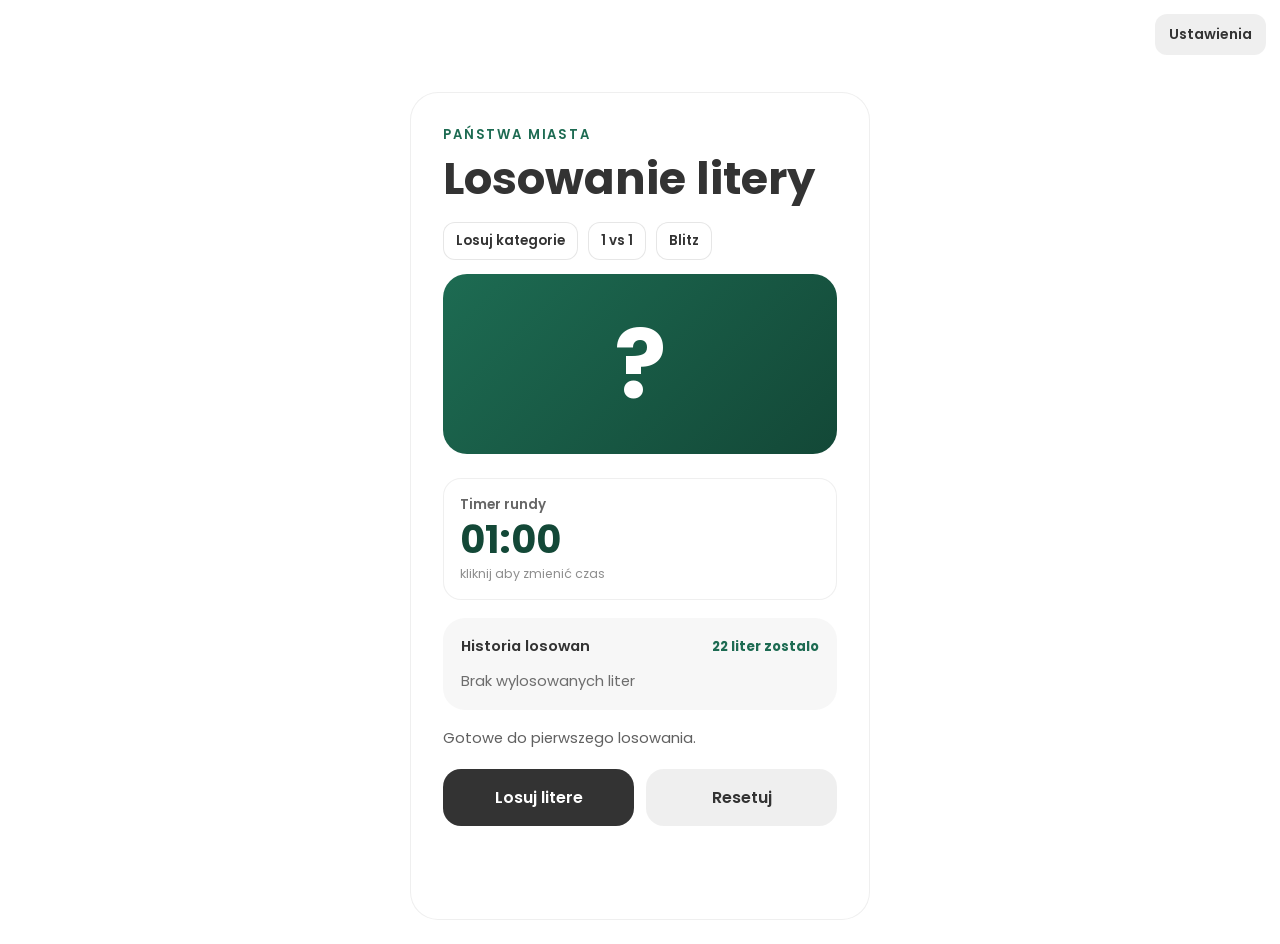
<file: index.html>
<!DOCTYPE html>
<html lang="pl">
<head>
    <meta charset="UTF-8">
    <meta name="viewport" content="width=device-width, initial-scale=1.0">
    <title>Państwa Miasta Online - Losowanie Litery i Kategorie do Gry</title>
    <meta name="description" content="Darmowe losowanie litery do gry Państwa Miasta. Szybkie losowanie bez powtórzeń, historia wyników, skróty klawiaturowe i ustawienia gry.">
    <link rel="preconnect" href="https://fonts.googleapis.com">
    <link rel="preconnect" href="https://fonts.gstatic.com" crossorigin>
    <link href="https://fonts.googleapis.com/css2?family=Poppins:wght@400;500;600;700&display=swap" rel="stylesheet">
    <link rel="icon" type="image/svg+xml" href="assets/favicon.svg">
    <link rel="stylesheet" href="styles/main.css">
</head>
<body>
    <div class="floating-options" id="floatingOptions">
        <button id="optionsButton" type="button" class="button-secondary button-option" aria-expanded="false" aria-controls="optionsPanel">Ustawienia</button>

        <div class="options-panel" id="optionsPanel" aria-hidden="true">
            <label class="option-row" for="excludeYVOption">
                <input id="excludeYVOption" type="checkbox">
                <span>Graj bez Y, V, X, Q</span>
            </label>
            <label class="option-row" for="soundOffOption">
                <input id="soundOffOption" type="checkbox">
                <span>Wylacz dzwiek</span>
            </label>
        </div>
    </div>

    <main class="app">
        <section class="card">
            <p class="eyebrow">Państwa Miasta</p>
            <h1>Losowanie litery</h1>
            <div class="nav-links">
                <a class="small-nav" href="modes/category-draw.html">Losuj kategorie</a>
                <a class="small-nav" href="modes/1-vs-1.html">1 vs 1</a>
                <a class="small-nav" href="modes/blitz.html">Blitz</a>
            </div>

            <div class="letter-box" id="letterBox">?</div>

            <div class="timer-panel" id="timerPanel">
                <p class="timer-label">Timer rundy</p>
                <p class="timer-display" id="timerDisplay">01:00</p>
                <p class="timer-hint" id="timerHint">kliknij aby zmienić czas</p>
            </div>

            <div class="history">
                <div class="history-header">
                    <span>Historia losowan</span>
                    <strong id="remainingCount">26 liter zostalo</strong>
                </div>
                <div class="history-list" id="historyList">
                    <span class="history-empty">Brak wylosowanych liter</span>
                </div>
            </div>

            <p class="status" id="statusMessage">Gotowe do pierwszego losowania.</p>

            <div class="actions">
                <button id="drawButton" type="button">Losuj litere</button>
                <button id="resetButton" type="button" class="button-secondary">Resetuj</button>
            </div>
        </section>
    </main>

    <script src="scripts/letter-draw.js"></script>
</body>
</html>
</file>
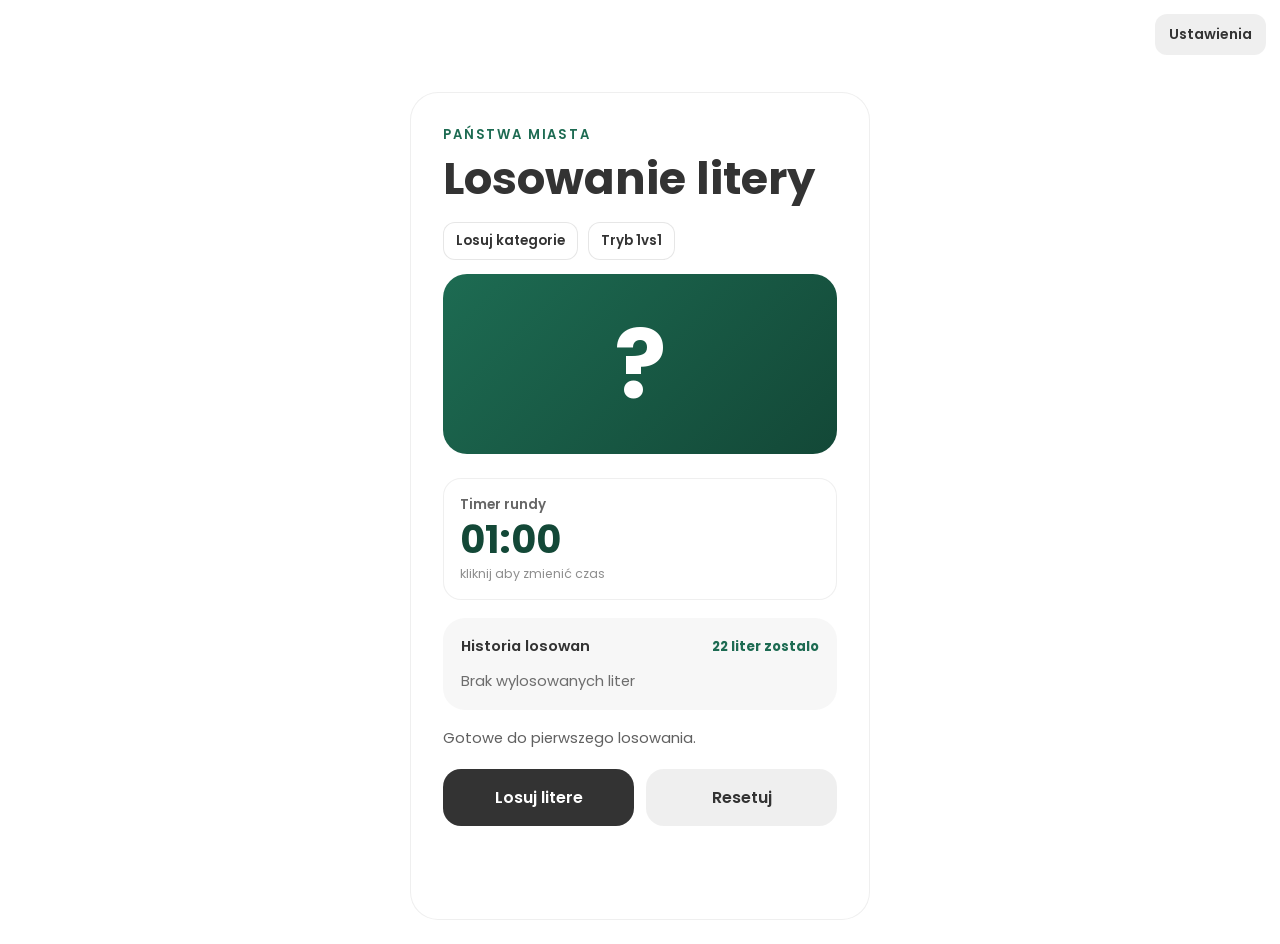
<file: backup-2026-03-21-before-race-mode/index.html>
<!DOCTYPE html>
<html lang="pl">
<head>
    <meta charset="UTF-8">
    <meta name="viewport" content="width=device-width, initial-scale=1.0">
    <title>Państwa Miasta Online - Losowanie Litery i Kategorie do Gry</title>
    <meta name="description" content="Darmowe losowanie litery do gry Państwa Miasta. Szybkie losowanie bez powtórzeń, historia wyników, skróty klawiaturowe i ustawienia gry.">
    <link rel="preconnect" href="https://fonts.googleapis.com">
    <link rel="preconnect" href="https://fonts.gstatic.com" crossorigin>
    <link href="https://fonts.googleapis.com/css2?family=Poppins:wght@400;500;600;700&display=swap" rel="stylesheet">
    <link rel="icon" type="image/svg+xml" href="favicon.svg">
    <link rel="stylesheet" href="style.css">
</head>
<body>
    <div class="floating-options" id="floatingOptions">
        <button id="optionsButton" type="button" class="button-secondary button-option" aria-expanded="false" aria-controls="optionsPanel">Ustawienia</button>

        <div class="options-panel" id="optionsPanel" aria-hidden="true">
            <label class="option-row" for="excludeYVOption">
                <input id="excludeYVOption" type="checkbox">
                <span>Graj bez Y, V, X, Q</span>
            </label>
            <label class="option-row" for="soundOffOption">
                <input id="soundOffOption" type="checkbox">
                <span>Wylacz dzwiek</span>
            </label>
        </div>
    </div>

    <main class="app">
        <section class="card">
            <p class="eyebrow">Państwa Miasta</p>
            <h1>Losowanie litery</h1>
            <div class="nav-links">
                <a class="small-nav" href="kategorie.html">Losuj kategorie</a>
                <a class="small-nav" href="1vs1.html">Tryb 1vs1</a>
            </div>

            <div class="letter-box" id="letterBox">?</div>

            <div class="timer-panel" id="timerPanel">
                <p class="timer-label">Timer rundy</p>
                <p class="timer-display" id="timerDisplay">01:00</p>
                <p class="timer-hint" id="timerHint">kliknij aby zmienić czas</p>
            </div>

            <div class="history">
                <div class="history-header">
                    <span>Historia losowan</span>
                    <strong id="remainingCount">26 liter zostalo</strong>
                </div>
                <div class="history-list" id="historyList">
                    <span class="history-empty">Brak wylosowanych liter</span>
                </div>
            </div>

            <p class="status" id="statusMessage">Gotowe do pierwszego losowania.</p>

            <div class="actions">
                <button id="drawButton" type="button">Losuj litere</button>
                <button id="resetButton" type="button" class="button-secondary">Resetuj</button>
            </div>
        </section>
    </main>

    <script src="script.js"></script>
</body>
</html>
</file>
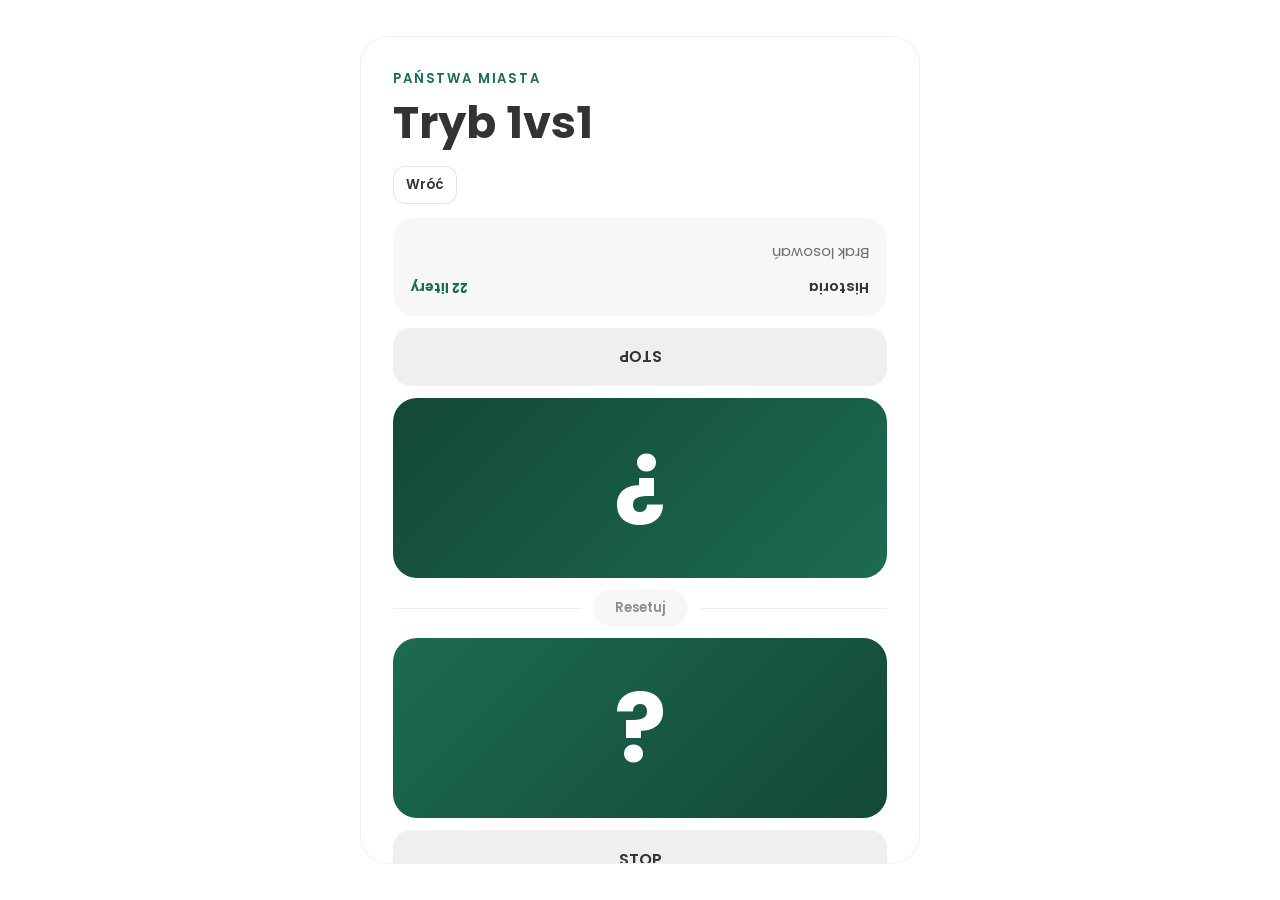
<file: 1vs1.html>
<!DOCTYPE html>
<html lang="pl">
<head>
    <meta charset="UTF-8">
    <meta name="viewport" content="width=device-width, initial-scale=1.0">
    <title>Państwa Miasta 1vs1 - Wspólne Losowanie Litery</title>
    <meta name="description" content="Tryb 1vs1 do gry Państwa Miasta. Wspólne losowanie litery dla dwóch graczy siedzących naprzeciwko siebie.">
    <link rel="preconnect" href="https://fonts.googleapis.com">
    <link rel="preconnect" href="https://fonts.gstatic.com" crossorigin>
    <link href="https://fonts.googleapis.com/css2?family=Poppins:wght@400;500;600;700&display=swap" rel="stylesheet">
    <link rel="icon" type="image/svg+xml" href="favicon.svg">
    <link rel="stylesheet" href="style.css">
</head>
<body>
    <main class="app">
        <section class="card duel-mode-card">
            <p class="eyebrow">Państwa Miasta</p>
            <h1>Tryb 1vs1</h1>
            <a class="small-nav" href="index.html">Wróć</a>

            <div class="duel-board">
                <section class="duel-side duel-side-top" aria-label="Gracz górny">
                    <button id="duelLetterTop" type="button" class="letter-box duel-letter-box">?</button>
                    <button type="button" class="button-secondary duel-stop-button" data-stop-trigger="true">STOP</button>
                    <aside class="history duel-history" aria-label="Historia gracza górnego">
                        <div class="history-header">
                            <span>Historia</span>
                            <strong id="duelRemainingCountLeft">22 litery</strong>
                        </div>
                        <div class="history-list duel-history-list" id="duelHistoryListLeft">
                            <span class="history-empty">Brak losowań</span>
                        </div>
                    </aside>
                </section>

                <div class="duel-divider">
                    <button id="duelResetButton" type="button" class="button-secondary duel-reset-button">Resetuj</button>
                </div>

                <section class="duel-side" aria-label="Gracz dolny">
                    <button id="duelLetterBottom" type="button" class="letter-box duel-letter-box">?</button>
                    <button type="button" class="button-secondary duel-stop-button" data-stop-trigger="true">STOP</button>
                    <aside class="history duel-history" aria-label="Historia gracza dolnego">
                        <div class="history-header">
                            <span>Historia</span>
                            <strong id="duelRemainingCountRight">22 litery</strong>
                        </div>
                        <div class="history-list duel-history-list" id="duelHistoryListRight">
                            <span class="history-empty">Brak losowań</span>
                        </div>
                    </aside>
                </section>
            </div>

            <div class="stop-countdown-pair" id="stopCountdownPair">
                <div class="stop-countdown-box stop-countdown-top" id="stopCountdownTop">10</div>
                <div class="stop-countdown-box stop-countdown-bottom" id="stopCountdownBottom">10</div>
            </div>
        </section>
    </main>

    <script src="1vs1.js"></script>
    <script src="stop-countdown.js"></script>
</body>
</html>
</file>
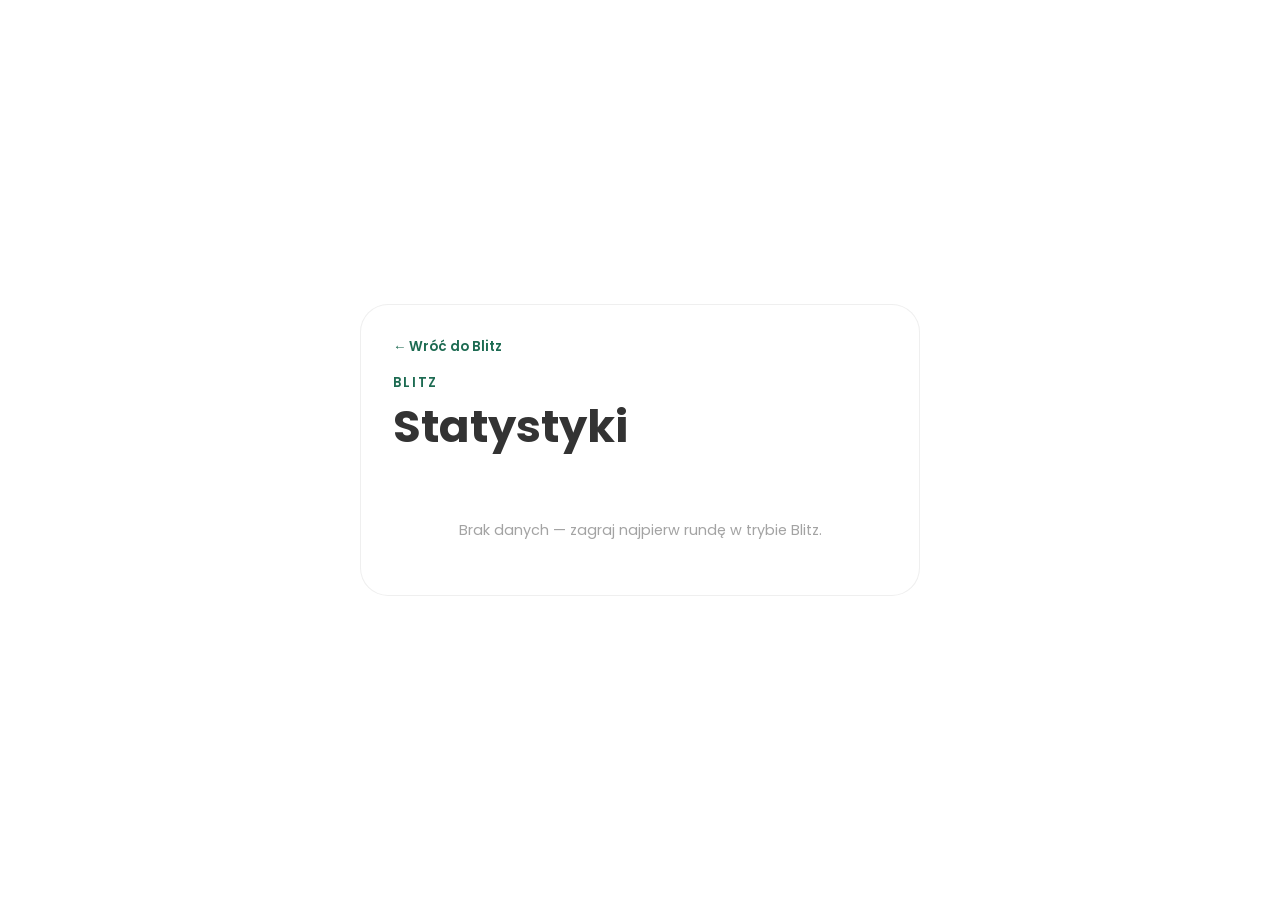
<file: dashboard.html>
<!DOCTYPE html>
<html lang="pl">
<head>
    <meta charset="UTF-8">
    <meta name="viewport" content="width=device-width, initial-scale=1.0">
    <title>Państwa Miasta - Statystyki</title>
    <link rel="preconnect" href="https://fonts.googleapis.com">
    <link rel="preconnect" href="https://fonts.gstatic.com" crossorigin>
    <link href="https://fonts.googleapis.com/css2?family=Poppins:wght@400;500;600;700&display=swap" rel="stylesheet">
    <link rel="icon" type="image/svg+xml" href="assets/favicon.svg">
    <link rel="stylesheet" href="styles/main.css">
    <style>
        .dash-card {
            width: min(100%, 560px);
            min-height: unset;
            max-height: unset;
            overflow: visible;
            display: flex;
            flex-direction: column;
            gap: 24px;
        }

        .dash-back {
            display: inline-flex;
            align-items: center;
            gap: 6px;
            font-size: 0.84rem;
            font-weight: 600;
            color: var(--accent);
            text-decoration: none;
            margin-bottom: -8px;
        }

        .dash-back:hover {
            text-decoration: underline;
        }

        .dash-empty {
            text-align: center;
            color: rgba(51, 51, 51, 0.45);
            font-size: 0.9rem;
            padding: 32px 0 8px;
        }

        /* Score row */
        .dash-scores {
            display: grid;
            grid-template-columns: 1fr auto 1fr;
            align-items: center;
            gap: 12px;
        }

        .dash-score-block {
            display: flex;
            flex-direction: column;
            gap: 4px;
        }

        .dash-score-block:last-child {
            text-align: right;
        }

        .dash-score-name {
            font-size: 0.78rem;
            font-weight: 600;
            letter-spacing: 0.06em;
            text-transform: uppercase;
            color: rgba(51,51,51,0.5);
            white-space: nowrap;
            overflow: hidden;
            text-overflow: ellipsis;
        }

        .dash-score-value {
            font-size: 2.4rem;
            font-weight: 700;
            line-height: 1;
            color: var(--text);
        }

        .dash-score-value.is-winner {
            color: var(--accent);
        }

        .dash-score-sep {
            font-size: 1.5rem;
            font-weight: 700;
            color: rgba(51,51,51,0.2);
            text-align: center;
        }

        .dash-goal {
            text-align: center;
            font-size: 0.78rem;
            color: rgba(51,51,51,0.4);
            margin-top: -8px;
        }

        /* Bar progress */
        .dash-bar-row {
            display: grid;
            gap: 6px;
        }

        .dash-bar-label {
            display: flex;
            justify-content: space-between;
            font-size: 0.8rem;
            font-weight: 600;
            color: rgba(51,51,51,0.55);
        }

        .dash-bar-label span:last-child {
            color: var(--text);
        }

        .dash-bar-track {
            height: 8px;
            border-radius: 8px;
            background: rgba(51,51,51,0.07);
            overflow: hidden;
        }

        .dash-bar-fill {
            height: 100%;
            border-radius: 8px;
            background: var(--accent);
            transition: width 0.6s cubic-bezier(0.4, 0, 0.2, 1);
        }

        .dash-bar-fill.is-bottom {
            background: #e07b2e;
        }

        /* Section heading */
        .dash-section-title {
            font-size: 0.75rem;
            font-weight: 700;
            letter-spacing: 0.1em;
            text-transform: uppercase;
            color: rgba(51,51,51,0.4);
            margin: 0 0 10px;
        }

        /* Stats grid */
        .dash-meta-grid {
            display: grid;
            grid-template-columns: repeat(3, 1fr);
            gap: 10px;
        }

        .dash-meta-item {
            background: rgba(51,51,51,0.04);
            border-radius: 14px;
            padding: 12px 10px;
            display: flex;
            flex-direction: column;
            gap: 2px;
        }

        .dash-meta-label {
            font-size: 0.72rem;
            font-weight: 600;
            color: rgba(51,51,51,0.45);
            text-transform: uppercase;
            letter-spacing: 0.06em;
        }

        .dash-meta-value {
            font-size: 1.35rem;
            font-weight: 700;
            color: var(--text);
        }

        /* Top lists */
        .dash-list {
            display: grid;
            gap: 6px;
        }

        .dash-list-item {
            display: grid;
            grid-template-columns: 1.4rem 1fr auto;
            align-items: center;
            gap: 8px;
            font-size: 0.85rem;
        }

        .dash-list-rank {
            font-size: 0.72rem;
            font-weight: 700;
            color: rgba(51,51,51,0.3);
            text-align: right;
        }

        .dash-list-name {
            white-space: nowrap;
            overflow: hidden;
            text-overflow: ellipsis;
            font-weight: 500;
        }

        .dash-list-count {
            font-weight: 700;
            color: var(--accent);
            font-size: 0.78rem;
        }

        /* Divider */
        .dash-divider {
            height: 1px;
            background: rgba(51,51,51,0.07);
            margin: 0;
        }

        @media (max-width: 480px) {
            .dash-meta-grid {
                grid-template-columns: repeat(2, 1fr);
            }

            .dash-score-value {
                font-size: 1.9rem;
            }
        }
    </style>
</head>
<body>
    <main class="app">
        <section class="card dash-card">
            <a href="modes/blitz.html" class="dash-back">← Wróć do Blitz</a>

            <div>
                <p class="eyebrow">Blitz</p>
                <h1 style="margin-bottom:0">Statystyki</h1>
            </div>

            <div id="dashContent">
                <p class="dash-empty">Brak danych — zagraj najpierw rundę w trybie Blitz.</p>
            </div>
        </section>
    </main>

    <script>
        (function () {
            var raw = localStorage.getItem('panstwa-miasta-blitz-mode');
            var container = document.getElementById('dashContent');

            if (!raw) return;

            var state;
            try { state = JSON.parse(raw); } catch (e) { return; }

            var rounds = Array.isArray(state.rounds) ? state.rounds : [];
            var scores = state.scores || { top: 0, bottom: 0 };
            var names = state.playerNames || { top: 'Gracz górny', bottom: 'Gracz dolny' };
            var ptw = state.pointsToWin || 100;
            var skipped = state.skippedRounds || 0;

            var total = rounds.length;
            var awarded = rounds.filter(function(r){return r.awarded;});
            var topPoints = awarded.filter(function(r){return r.responder==='top';}).length;
            var bottomPoints = awarded.filter(function(r){return r.responder==='bottom';}).length;
            var missed = rounds.filter(function(r){return !r.awarded;}).length;
            var topWinner = scores.top > scores.bottom;
            var bottomWinner = scores.bottom > scores.top;

            // Letter frequency
            var letterMap = {};
            rounds.forEach(function(r){
                if (r.letter) letterMap[r.letter] = (letterMap[r.letter]||0)+1;
            });
            var topLetters = Object.entries(letterMap)
                .sort(function(a,b){return b[1]-a[1];})
                .slice(0,5);

            // Category frequency
            var catMap = {};
            rounds.forEach(function(r){
                if (r.category) catMap[r.category] = (catMap[r.category]||0)+1;
            });
            var topCats = Object.entries(catMap)
                .sort(function(a,b){return b[1]-a[1];})
                .slice(0,5);

            var maxScore = Math.max(scores.top, scores.bottom, 1);

            function bar(pct, isBottom) {
                return '<div class="dash-bar-track"><div class="dash-bar-fill' + (isBottom?' is-bottom':'') + '" style="width:' + pct + '%"></div></div>';
            }

            var html = '';

            // Scores
            html += '<div class="dash-scores">';
            html += '<div class="dash-score-block">';
            html += '<span class="dash-score-name">' + esc(names.top) + '</span>';
            html += '<span class="dash-score-value' + (topWinner?' is-winner':'') + '">' + scores.top + '</span>';
            html += '</div>';
            html += '<div class="dash-score-sep">vs</div>';
            html += '<div class="dash-score-block" style="text-align:right">';
            html += '<span class="dash-score-name">' + esc(names.bottom) + '</span>';
            html += '<span class="dash-score-value' + (bottomWinner?' is-winner':'') + '">' + scores.bottom + '</span>';
            html += '</div>';
            html += '</div>';
            html += '<p class="dash-goal">Cel: ' + ptw + ' pkt</p>';

            // Progress bars
            if (total > 0) {
                html += '<div>';
                html += '<p class="dash-section-title">Postęp</p>';
                html += '<div class="dash-bar-row">';
                html += '<div class="dash-bar-label"><span>' + esc(names.top) + '</span><span>' + scores.top + ' pkt</span></div>';
                html += bar(Math.round((scores.top/ptw)*100), false);
                html += '</div>';
                html += '<div class="dash-bar-row" style="margin-top:10px">';
                html += '<div class="dash-bar-label"><span>' + esc(names.bottom) + '</span><span>' + scores.bottom + ' pkt</span></div>';
                html += bar(Math.round((scores.bottom/ptw)*100), true);
                html += '</div>';
                html += '</div>';

                html += '<div class="dash-divider"></div>';

                // Meta grid
                html += '<div>';
                html += '<p class="dash-section-title">Przebieg gry</p>';
                html += '<div class="dash-meta-grid">';
                html += metaItem('Rundy', total);
                html += metaItem('Punkty', awarded.length);
                html += metaItem('Pominięte', skipped);
                html += metaItem('Bez punktu', missed);
                html += metaItem(esc(names.top) + ' pkt', topPoints);
                html += metaItem(esc(names.bottom) + ' pkt', bottomPoints);
                html += '</div>';
                html += '</div>';
            }

            if (topLetters.length > 0) {
                html += '<div class="dash-divider"></div>';
                html += '<div>';
                html += '<p class="dash-section-title">Najczęstsze litery</p>';
                html += '<div class="dash-list">';
                topLetters.forEach(function(entry, i){
                    html += '<div class="dash-list-item">'
                        + '<span class="dash-list-rank">' + (i+1) + '.</span>'
                        + '<span class="dash-list-name">' + esc(entry[0]) + '</span>'
                        + '<span class="dash-list-count">' + entry[1] + 'x</span>'
                        + '</div>';
                });
                html += '</div>';
                html += '</div>';
            }

            if (topCats.length > 0) {
                html += '<div class="dash-divider"></div>';
                html += '<div>';
                html += '<p class="dash-section-title">Najczęstsze kategorie</p>';
                html += '<div class="dash-list">';
                topCats.forEach(function(entry, i){
                    html += '<div class="dash-list-item">'
                        + '<span class="dash-list-rank">' + (i+1) + '.</span>'
                        + '<span class="dash-list-name">' + esc(entry[0]) + '</span>'
                        + '<span class="dash-list-count">' + entry[1] + 'x</span>'
                        + '</div>';
                });
                html += '</div>';
                html += '</div>';
            }

            container.innerHTML = html;

            function metaItem(label, value) {
                return '<div class="dash-meta-item">'
                    + '<span class="dash-meta-label">' + label + '</span>'
                    + '<span class="dash-meta-value">' + value + '</span>'
                    + '</div>';
            }

            function esc(str) {
                return String(str)
                    .replace(/&/g,'&amp;')
                    .replace(/</g,'&lt;')
                    .replace(/>/g,'&gt;')
                    .replace(/"/g,'&quot;');
            }
        }());
    </script>
</body>
</html>
</file>
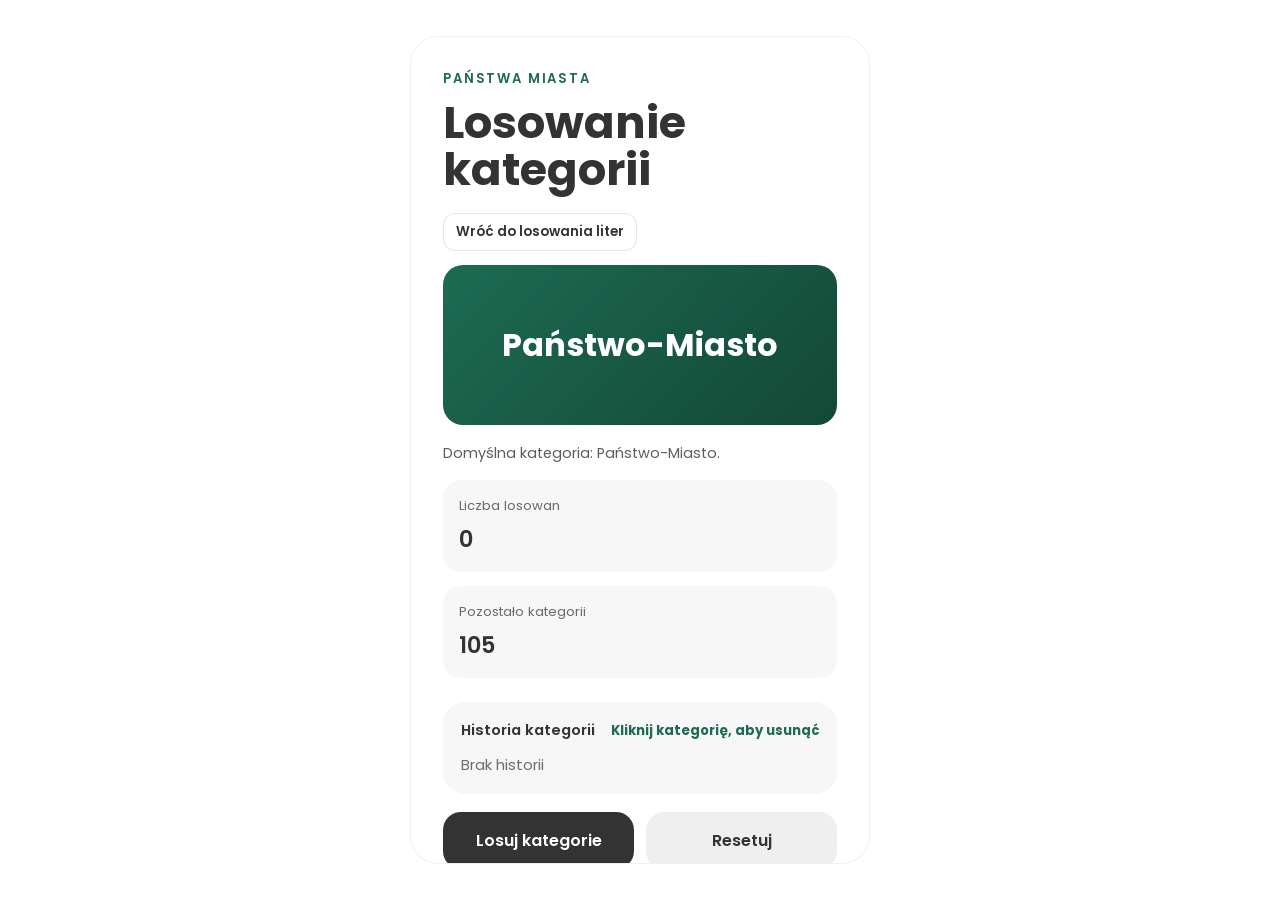
<file: kategorie.html>
<!DOCTYPE html>
<html lang="pl">
<head>
    <meta charset="UTF-8">
    <meta name="viewport" content="width=device-width, initial-scale=1.0">
    <title>Państwa Miasta - Losowanie Kategorii do Gry Online</title>
    <meta name="description" content="Losuj kategorie do gry Państwa Miasta online. Wiele prostych kategorii, historia losowań i szybkie usuwanie kategorii z listy.">
    <link rel="preconnect" href="https://fonts.googleapis.com">
    <link rel="preconnect" href="https://fonts.gstatic.com" crossorigin>
    <link href="https://fonts.googleapis.com/css2?family=Poppins:wght@400;500;600;700&display=swap" rel="stylesheet">
    <link rel="icon" type="image/svg+xml" href="favicon.svg">
    <link rel="stylesheet" href="style.css">
</head>
<body>
    <main class="app">
        <section class="card">
            <p class="eyebrow">Państwa Miasta</p>
            <h1>Losowanie kategorii</h1>
            <a class="small-nav" href="index.html">Wróć do losowania liter</a>

            <div class="category-box" id="categoryBox">Państwo-Miasto</div>
            <p class="category-note" id="categoryInfo">Domyślna kategoria: Państwo-Miasto.</p>

            <div class="meta">
                <div class="meta-item">
                    <span>Liczba losowan</span>
                    <strong id="categoryDrawCount">0</strong>
                </div>
                <div class="meta-item">
                    <span>Pozostało kategorii</span>
                    <strong id="categoryRemainingCount">0</strong>
                </div>
            </div>

            <div class="history">
                <div class="history-header">
                    <span>Historia kategorii</span>
                    <strong>Kliknij kategorię, aby usunąć</strong>
                </div>
                <div class="history-list" id="categoryHistoryList">
                    <span class="history-empty">Brak historii</span>
                </div>
            </div>

            <div class="actions">
                <button id="drawCategoryButton" type="button">Losuj kategorie</button>
                <button id="resetCategoryButton" type="button" class="button-secondary">Resetuj</button>
            </div>
        </section>
    </main>

    <script src="kategorie.js"></script>
</body>
</html>
</file>
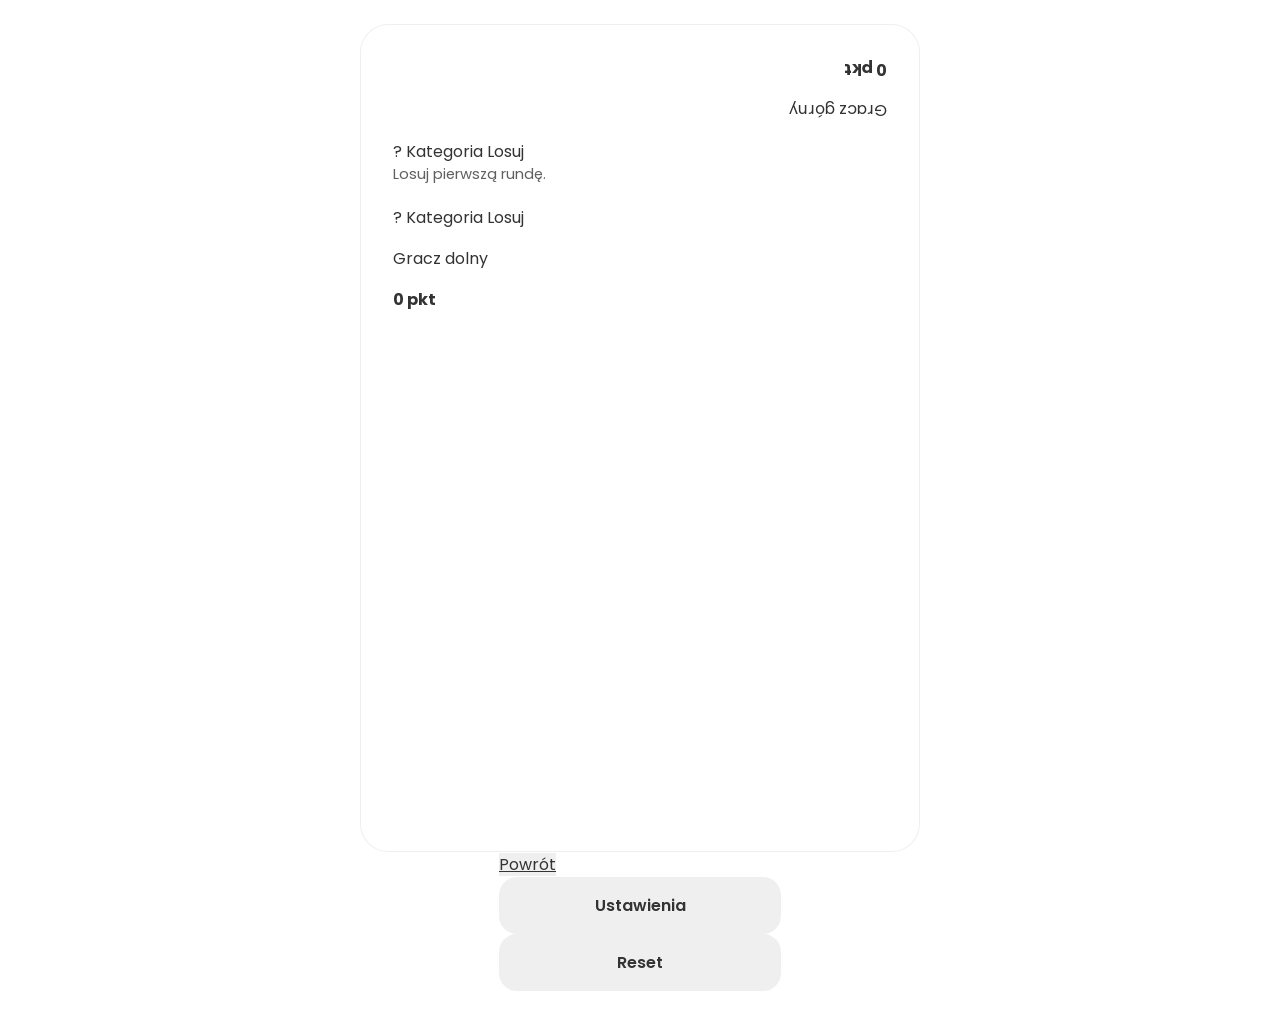
<file: kto-pierwszy.html>
<!DOCTYPE html>
<html lang="pl">
<head>
    <meta charset="UTF-8">
    <meta name="viewport" content="width=device-width, initial-scale=1.0">
    <title>Państwa Miasta - Blitz</title>
    <meta name="description" content="Tryb Blitz do gry Państwa Miasta. Jednoczesne losowanie litery i kategorii, 3 sekundy na odpowiedź i szybka decyzja o punkcie w popupie.">
    <link rel="preconnect" href="https://fonts.googleapis.com">
    <link rel="preconnect" href="https://fonts.gstatic.com" crossorigin>
    <link href="https://fonts.googleapis.com/css2?family=Poppins:wght@400;500;600;700&display=swap" rel="stylesheet">
    <link rel="icon" type="image/svg+xml" href="favicon.svg">
    <link rel="stylesheet" href="style.css">
</head>
<body>
    <main class="app">
        <section class="card duel-mode-card race-mode-card">
            <div class="race-board">
                <section class="duel-side duel-side-top race-side" aria-label="Gracz górny">
                    <div class="race-player-card" id="racePlayerTop">
                        <p class="race-player-label" id="racePlayerLabelTop">Gracz górny</p>
                        <strong class="race-score" id="raceScoreTop">0 pkt</strong>
                        <button id="raceBuzzTop" type="button" class="race-buzz-button">ODPOWIADAM</button>
                    </div>
                </section>

                <section class="race-center" aria-label="Aktualna runda">
                    <div class="drawbox drawbox-mirror" id="drawBoxMirror" role="button" tabindex="0" aria-label="Losowanie rundy">
                        <span class="drawbox-letter" id="drawBoxLetterMirror">?</span>
                        <span class="drawbox-category" id="drawBoxCategoryMirror">Kategoria</span>
                        <span class="drawbox-hint" id="drawBoxHintMirror">Losuj</span>
                    </div>

                    <p class="status race-status" id="raceStatus">Losuj pierwszą rundę.</p>
                    <div class="race-lead-track" aria-label="Pasek prowadzenia">
                        <span class="race-lead-line"></span>
                        <span class="race-lead-dot race-lead-dot-top" id="raceLeadTop"></span>
                        <span class="race-lead-dot race-lead-dot-bottom" id="raceLeadBottom"></span>
                    </div>
                    <button id="skipRoundButton" type="button" class="button-secondary race-skip-button" hidden>Pomiń rundę</button>

                    <div class="drawbox" id="drawBox" role="button" tabindex="0" aria-label="Losowanie rundy">
                        <span class="drawbox-letter" id="drawBoxLetter">?</span>
                        <span class="drawbox-category" id="drawBoxCategory">Kategoria</span>
                        <span class="drawbox-hint" id="drawBoxHint">Losuj</span>
                    </div>
                </section>

                <section class="duel-side race-side" aria-label="Gracz dolny">
                    <div class="race-player-card" id="racePlayerBottom">
                        <p class="race-player-label" id="racePlayerLabelBottom">Gracz dolny</p>
                        <strong class="race-score" id="raceScoreBottom">0 pkt</strong>
                        <button id="raceBuzzBottom" type="button" class="race-buzz-button">ODPOWIADAM</button>
                    </div>
                </section>
            </div>
        </section>

        <div class="race-app-controls">
            <a href="index.html" class="button-secondary race-app-control">Powrót</a>
            <button id="openSettingsButton" type="button" class="button-secondary race-app-control">Ustawienia</button>
            <button id="resetRaceButton" type="button" class="button-secondary race-app-control">Reset</button>
        </div>
    </main>

    <div class="race-modal-backdrop" id="raceModal" hidden>
        <div class="race-modal race-modal-mirror">
            <p class="race-modal-label" id="raceModalLabelMirror">Blitz</p>
            <div class="race-modal-value" id="raceModalValueMirror">3</div>
            <p class="race-modal-text" id="raceModalTextMirror">Gracz odpowiada.</p>
            <div class="race-modal-actions" id="raceModalActionsMirror" hidden>
                <button id="awardPointButtonMirror" type="button">Przyznaj punkt</button>
                <button id="denyPointButtonMirror" type="button" class="button-secondary">Brak punktu</button>
            </div>
        </div>
        <div class="race-modal" role="dialog" aria-modal="true" aria-labelledby="raceModalLabel">
            <p class="race-modal-label" id="raceModalLabel">Blitz</p>
            <div class="race-modal-value" id="raceModalValue">3</div>
            <p class="race-modal-text" id="raceModalText">Gracz odpowiada.</p>
            <div class="race-modal-actions" id="raceModalActions" hidden>
                <button id="awardPointButton" type="button">Przyznaj punkt</button>
                <button id="denyPointButton" type="button" class="button-secondary">Brak punktu</button>
            </div>
        </div>
    </div>

    <div class="race-settings-backdrop" id="raceSettingsModal" hidden>
        <div class="race-settings-modal" role="dialog" aria-modal="true" aria-labelledby="raceSettingsTitle">
            <p class="race-modal-label">Ustawienia</p>
            <h2 id="raceSettingsTitle">Gracze</h2>
            <label class="race-settings-field" for="playerTopInput">
                <span>Imię górnego gracza</span>
                <input id="playerTopInput" type="text" maxlength="24" autocomplete="off" />
            </label>
            <label class="race-settings-field" for="playerBottomInput">
                <span>Imię dolnego gracza</span>
                <input id="playerBottomInput" type="text" maxlength="24" autocomplete="off" />
            </label>
            <div class="race-settings-actions">
                <button id="saveSettingsButton" type="button">Zapisz</button>
                <button id="closeSettingsButton" type="button" class="button-secondary">Zamknij</button>
            </div>
        </div>
    </div>

    <script src="kto-pierwszy.js"></script>
</body>
</html>
</file>
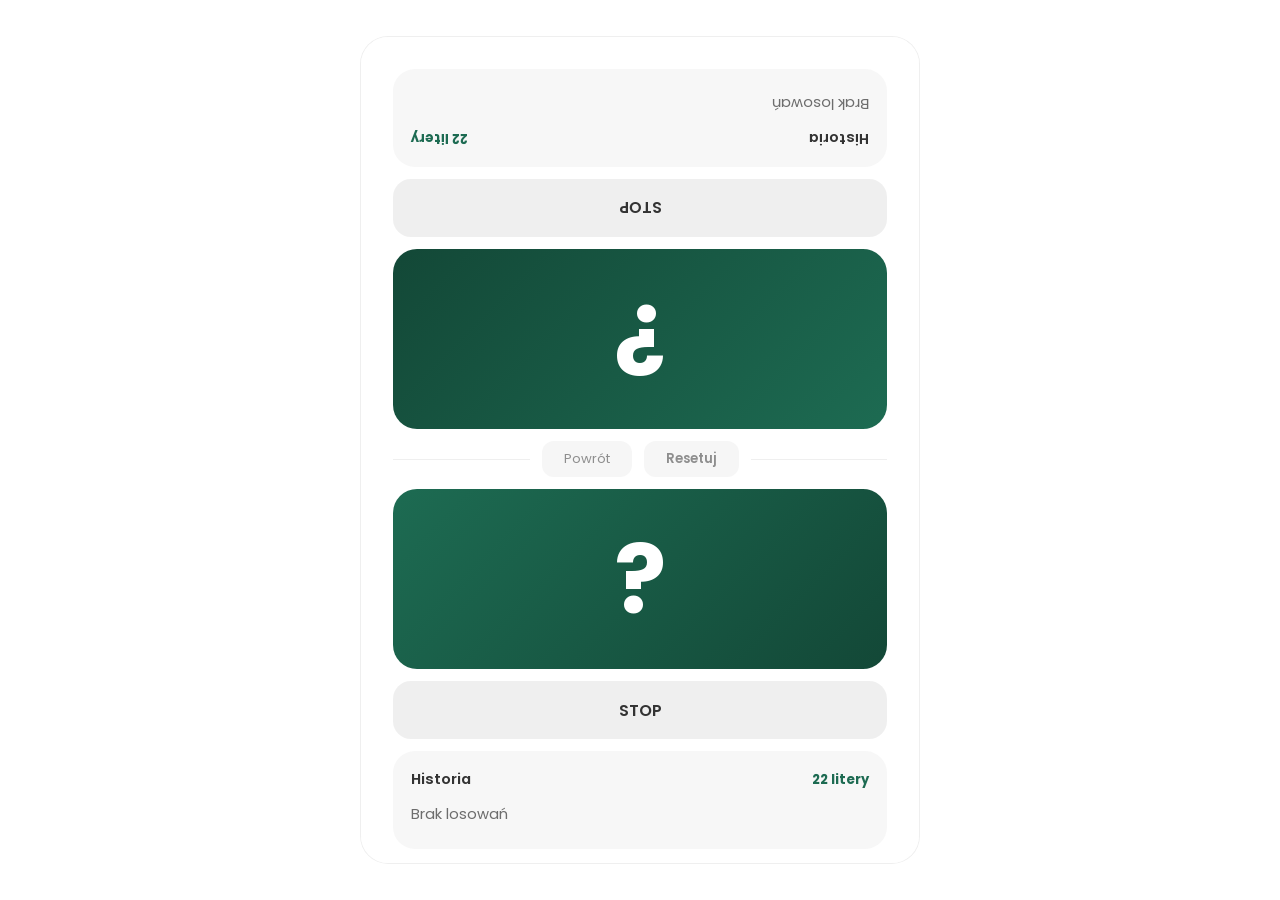
<file: modes/1-vs-1.html>
<!DOCTYPE html>
<html lang="pl">
<head>
    <meta charset="UTF-8">
    <meta name="viewport" content="width=device-width, initial-scale=1.0">
    <title>Państwa Miasta 1 vs 1 - Wspólne Losowanie Litery</title>
    <meta name="description" content="Tryb 1vs1 do gry Państwa Miasta. Wspólne losowanie litery dla dwóch graczy siedzących naprzeciwko siebie.">
    <link rel="preconnect" href="https://fonts.googleapis.com">
    <link rel="preconnect" href="https://fonts.gstatic.com" crossorigin>
    <link href="https://fonts.googleapis.com/css2?family=Poppins:wght@400;500;600;700&display=swap" rel="stylesheet">
    <link rel="icon" type="image/svg+xml" href="../assets/favicon.svg">
    <link rel="stylesheet" href="../styles/main.css">
</head>
<body>
    <main class="app">
        <section class="card duel-mode-card">
            <div class="duel-board">
                <section class="duel-side duel-side-top" aria-label="Gracz górny">
                    <button id="duelLetterTop" type="button" class="letter-box duel-letter-box">?</button>
                    <button type="button" class="button-secondary duel-stop-button" data-stop-trigger="true">STOP</button>
                    <aside class="history duel-history" aria-label="Historia gracza górnego">
                        <div class="history-header">
                            <span>Historia</span>
                            <strong id="duelRemainingCountLeft">22 litery</strong>
                        </div>
                        <div class="history-list duel-history-list" id="duelHistoryListLeft">
                            <span class="history-empty">Brak losowań</span>
                        </div>
                    </aside>
                </section>

                <div class="duel-divider">
                    <a class="button-secondary duel-reset-button duel-back-button" href="../index.html">Powrót</a>
                    <button id="duelResetButton" type="button" class="button-secondary duel-reset-button">Resetuj</button>
                </div>

                <section class="duel-side" aria-label="Gracz dolny">
                    <button id="duelLetterBottom" type="button" class="letter-box duel-letter-box">?</button>
                    <button type="button" class="button-secondary duel-stop-button" data-stop-trigger="true">STOP</button>
                    <aside class="history duel-history" aria-label="Historia gracza dolnego">
                        <div class="history-header">
                            <span>Historia</span>
                            <strong id="duelRemainingCountRight">22 litery</strong>
                        </div>
                        <div class="history-list duel-history-list" id="duelHistoryListRight">
                            <span class="history-empty">Brak losowań</span>
                        </div>
                    </aside>
                </section>
            </div>

            <div class="stop-countdown-pair" id="stopCountdownPair">
                <div class="stop-countdown-box stop-countdown-top" id="stopCountdownTop">10</div>
                <div class="stop-countdown-box stop-countdown-bottom" id="stopCountdownBottom">10</div>
            </div>
        </section>
    </main>

    <script src="1-vs-1.js"></script>
    <script src="../scripts/duel-stop-countdown.js"></script>
</body>
</html>
</file>
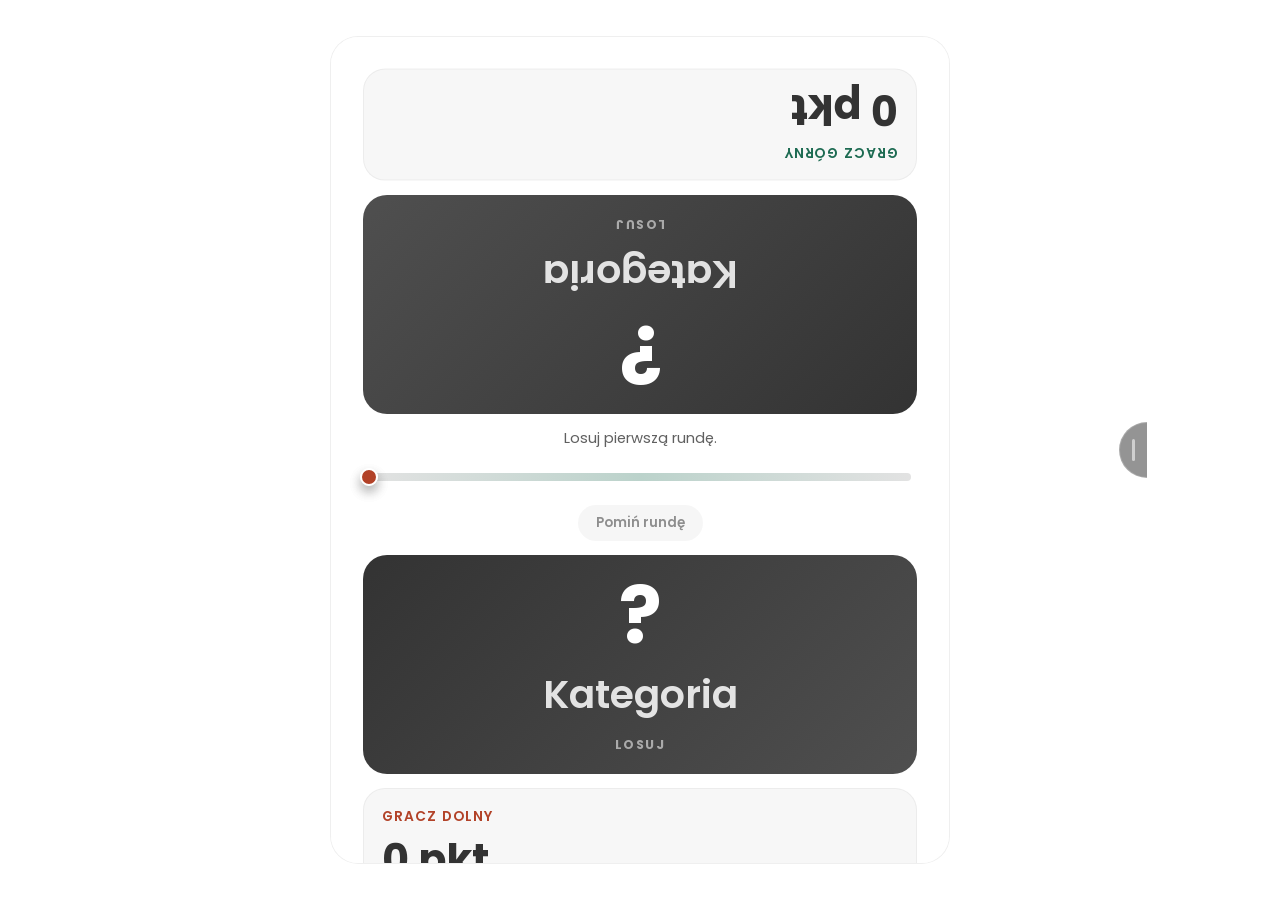
<file: modes/blitz.html>
<!DOCTYPE html>
<html lang="pl">
<head>
    <meta charset="UTF-8">
    <meta name="viewport" content="width=device-width, initial-scale=1.0">
    <title>Państwa Miasta - Blitz</title>
    <meta name="description" content="Tryb Blitz do gry Państwa Miasta. Jednoczesne losowanie litery i kategorii, 5 sekund na odpowiedź i szybka decyzja o punkcie w popupie.">
    <link rel="preconnect" href="https://fonts.googleapis.com">
    <link rel="preconnect" href="https://fonts.gstatic.com" crossorigin>
    <link href="https://fonts.googleapis.com/css2?family=Poppins:wght@400;500;600;700&display=swap" rel="stylesheet">
    <link rel="icon" type="image/svg+xml" href="../assets/favicon.svg">
    <link rel="stylesheet" href="../styles/main.css">
</head>
<body>
    <main class="app">
        <section class="card duel-mode-card race-mode-card">
            <div class="race-board">
                <section class="duel-side duel-side-top race-side" aria-label="Gracz górny">
                    <div class="race-player-card" id="racePlayerTop">
                        <p class="race-player-label" id="racePlayerLabelTop">Gracz górny</p>
                        <strong class="race-score" id="raceScoreTop">0 pkt</strong>
                        <div class="race-player-timer" id="racePlayerTimerTop" hidden>
                            <span class="race-player-timer-fill" id="racePlayerTimerFillTop"></span>
                        </div>
                        <button id="raceBuzzTop" type="button" class="race-buzz-button">ODPOWIADAM</button>
                    </div>
                </section>

                <section class="race-center" aria-label="Aktualna runda">
                    <div class="drawbox drawbox-mirror" id="drawBoxMirror" role="button" tabindex="0" aria-label="Losowanie rundy">
                        <span class="drawbox-letter" id="drawBoxLetterMirror">?</span>
                        <span class="drawbox-category" id="drawBoxCategoryMirror">Kategoria</span>
                        <span class="drawbox-hint" id="drawBoxHintMirror">Losuj</span>
                    </div>

                    <p class="status race-status" id="raceStatus">Losuj pierwszą rundę.</p>
                    <div class="race-lead-track" aria-label="Pasek prowadzenia">
                        <span class="race-lead-line"></span>
                        <span class="race-lead-dot race-lead-dot-top" id="raceLeadTop"></span>
                        <span class="race-lead-dot race-lead-dot-bottom" id="raceLeadBottom"></span>
                    </div>
                    <button id="skipRoundButton" type="button" class="button-secondary race-skip-button" hidden>Pomiń rundę</button>

                    <div class="drawbox" id="drawBox" role="button" tabindex="0" aria-label="Losowanie rundy">
                        <span class="drawbox-letter" id="drawBoxLetter">?</span>
                        <span class="drawbox-category" id="drawBoxCategory">Kategoria</span>
                        <span class="drawbox-hint" id="drawBoxHint">Losuj</span>
                    </div>
                </section>

                <section class="duel-side race-side" aria-label="Gracz dolny">
                    <div class="race-player-card" id="racePlayerBottom">
                        <p class="race-player-label" id="racePlayerLabelBottom">Gracz dolny</p>
                        <strong class="race-score" id="raceScoreBottom">0 pkt</strong>
                        <div class="race-player-timer" id="racePlayerTimerBottom" hidden>
                            <span class="race-player-timer-fill" id="racePlayerTimerFillBottom"></span>
                        </div>
                        <button id="raceBuzzBottom" type="button" class="race-buzz-button">ODPOWIADAM</button>
                    </div>
                </section>
            </div>
        </section>

        <div class="race-nav" id="raceNav">
            <button class="race-nav-tab" id="raceNavTab" type="button" aria-label="Menu" aria-expanded="false" aria-controls="raceNavPanel">
                <span class="race-nav-tab-pip"></span>
            </button>
            <div class="race-nav-panel" id="raceNavPanel" role="navigation" aria-label="Nawigacja">
                <a href="../index.html" class="button-secondary race-app-control">Powrót</a>
                <button id="resetRaceButton" type="button" class="button-secondary race-app-control race-app-control-reset">Reset</button>
                <button id="openSettingsButton" type="button" class="button-secondary race-app-control">Ustawienia</button>
                <a href="../dashboard.html" class="button-secondary race-app-control">Statystyki</a>
            </div>
        </div>
    </main>

    <div class="race-modal-backdrop" id="raceModal" hidden>
        <div class="race-modal race-modal-mirror">
            <p class="race-modal-label" id="raceModalLabelMirror">Blitz</p>
            <div class="race-modal-value" id="raceModalValueMirror">
                <div class="race-modal-timer" aria-hidden="true">
                    <span class="race-modal-timer-fill" id="raceModalTimerFillMirror"></span>
                </div>
                <p class="race-modal-timer-text" id="raceModalTimerTextMirror">5 s</p>
            </div>
            <p class="race-modal-text" id="raceModalTextMirror">Gracz odpowiada.</p>
            <div class="race-modal-actions" id="raceModalActionsMirror" hidden>
                <button id="awardPointButtonMirror" type="button">Przyznaj punkt</button>
                <button id="denyPointButtonMirror" type="button" class="button-secondary">Brak punktu</button>
            </div>
        </div>
        <div class="race-modal" role="dialog" aria-modal="true" aria-labelledby="raceModalLabel">
            <p class="race-modal-label" id="raceModalLabel">Blitz</p>
            <div class="race-modal-value" id="raceModalValue">
                <div class="race-modal-timer" aria-hidden="true">
                    <span class="race-modal-timer-fill" id="raceModalTimerFill"></span>
                </div>
                <p class="race-modal-timer-text" id="raceModalTimerText">5 s</p>
            </div>
            <p class="race-modal-text" id="raceModalText">Gracz odpowiada.</p>
            <div class="race-modal-actions" id="raceModalActions" hidden>
                <button id="awardPointButton" type="button">Przyznaj punkt</button>
                <button id="denyPointButton" type="button" class="button-secondary">Brak punktu</button>
            </div>
        </div>
    </div>

    <div class="race-settings-backdrop" id="raceSettingsModal" hidden>
        <div class="race-settings-modal" role="dialog" aria-modal="true" aria-labelledby="raceSettingsTitle">
            <p class="race-modal-label">Ustawienia</p>
            <h2 id="raceSettingsTitle">Gracze</h2>
            <label class="race-settings-field" for="playerTopInput">
                <span>Imię górnego gracza</span>
                <input id="playerTopInput" type="text" maxlength="24" autocomplete="off" />
            </label>
            <label class="race-settings-field" for="playerBottomInput">
                <span>Imię dolnego gracza</span>
                <input id="playerBottomInput" type="text" maxlength="24" autocomplete="off" />
            </label>
            <label class="race-settings-field" for="pointsToWinInput">
                <span>Gra do (pkt)</span>
                <input id="pointsToWinInput" type="number" min="1" max="500" step="1" />
            </label>
            <div class="race-settings-actions">
                <button id="saveSettingsButton" type="button">Zapisz</button>
                <button id="closeSettingsButton" type="button" class="button-secondary">Zamknij</button>
            </div>
        </div>
    </div>

    <script>
        (function () {
            var nav = document.getElementById('raceNav');
            var tab = document.getElementById('raceNavTab');
            if (!nav || !tab) return;
            function close() {
                nav.classList.remove('is-open');
                tab.setAttribute('aria-expanded', 'false');
            }
            tab.addEventListener('click', function (e) {
                e.stopPropagation();
                var open = nav.classList.toggle('is-open');
                tab.setAttribute('aria-expanded', String(open));
            });
            document.addEventListener('click', function (e) {
                if (nav.classList.contains('is-open') && !nav.contains(e.target)) close();
            });
            document.addEventListener('keydown', function (e) {
                if (e.key === 'Escape') close();
            });
        }());
    </script>
    <script src="blitz.js"></script>
</body>
</html>
</file>
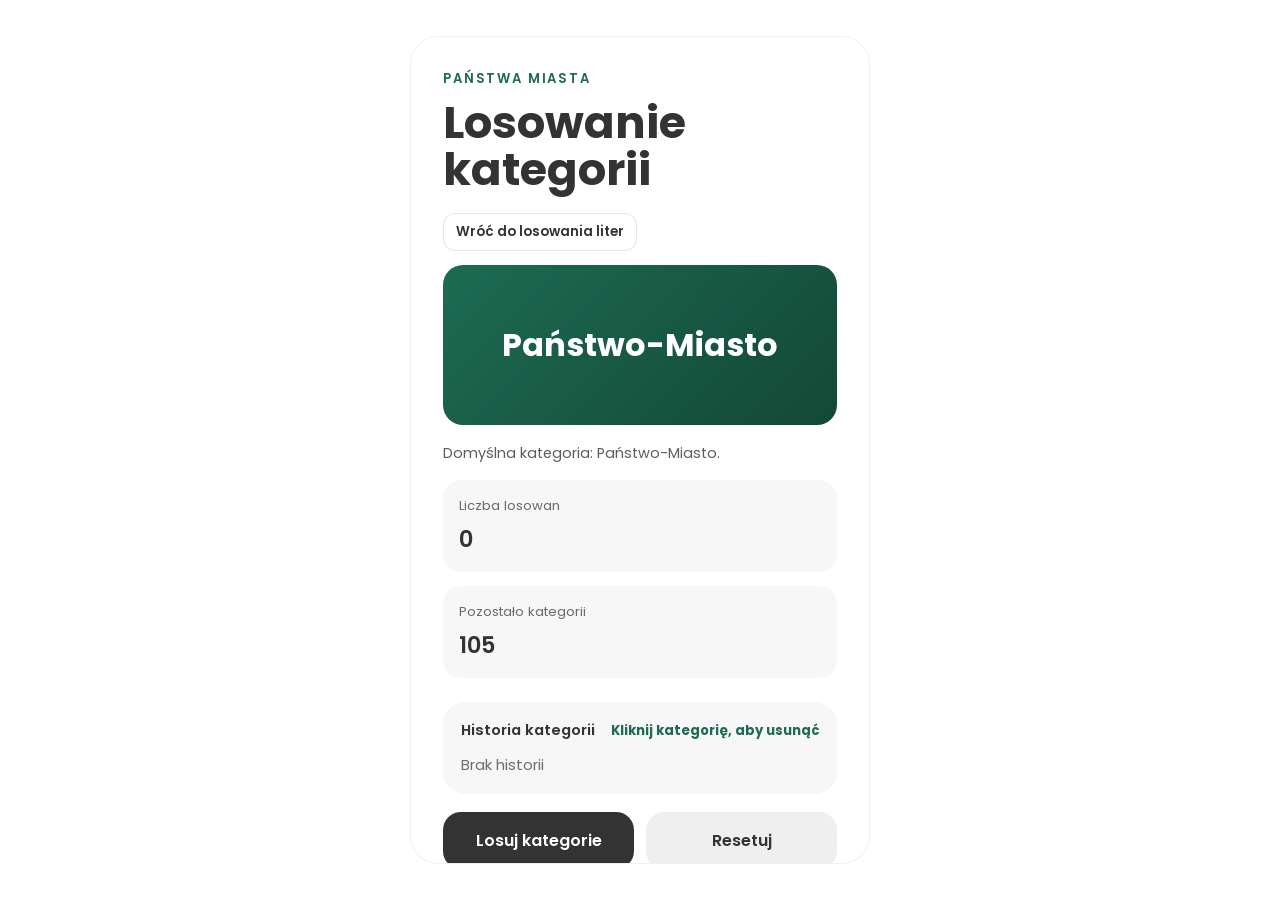
<file: modes/category-draw.html>
<!DOCTYPE html>
<html lang="pl">
<head>
    <meta charset="UTF-8">
    <meta name="viewport" content="width=device-width, initial-scale=1.0">
    <title>Państwa Miasta - Losowanie Kategorii do Gry Online</title>
    <meta name="description" content="Losuj kategorie do gry Państwa Miasta online. Wiele prostych kategorii, historia losowań i szybkie usuwanie kategorii z listy.">
    <link rel="preconnect" href="https://fonts.googleapis.com">
    <link rel="preconnect" href="https://fonts.gstatic.com" crossorigin>
    <link href="https://fonts.googleapis.com/css2?family=Poppins:wght@400;500;600;700&display=swap" rel="stylesheet">
    <link rel="icon" type="image/svg+xml" href="../assets/favicon.svg">
    <link rel="stylesheet" href="../styles/main.css">
</head>
<body>
    <main class="app">
        <section class="card">
            <p class="eyebrow">Państwa Miasta</p>
            <h1>Losowanie kategorii</h1>
            <a class="small-nav" href="../index.html">Wróć do losowania liter</a>

            <div class="category-box" id="categoryBox">Państwo-Miasto</div>
            <p class="category-note" id="categoryInfo">Domyślna kategoria: Państwo-Miasto.</p>

            <div class="meta">
                <div class="meta-item">
                    <span>Liczba losowan</span>
                    <strong id="categoryDrawCount">0</strong>
                </div>
                <div class="meta-item">
                    <span>Pozostało kategorii</span>
                    <strong id="categoryRemainingCount">0</strong>
                </div>
            </div>

            <div class="history">
                <div class="history-header">
                    <span>Historia kategorii</span>
                    <strong>Kliknij kategorię, aby usunąć</strong>
                </div>
                <div class="history-list" id="categoryHistoryList">
                    <span class="history-empty">Brak historii</span>
                </div>
            </div>

            <div class="actions">
                <button id="drawCategoryButton" type="button">Losuj kategorie</button>
                <button id="resetCategoryButton" type="button" class="button-secondary">Resetuj</button>
            </div>
        </section>
    </main>

    <script src="category-draw.js"></script>
</body>
</html>
</file>
<file: styles/main.css>
:root {
    --bg: #ffffff;
    --text: #333333;
    --card: #ffffff;
    --accent: #1d6b52;
    --accent-dark: #134837;
    --border: rgba(51, 51, 51, 0.08);
    --shadow: none;
    --safe-top: env(safe-area-inset-top, 0px);
    --safe-right: env(safe-area-inset-right, 0px);
    --safe-bottom: env(safe-area-inset-bottom, 0px);
    --safe-left: env(safe-area-inset-left, 0px);
}

* {
    box-sizing: border-box;
    user-select: none;
}

* {
    -ms-overflow-style: none;
    scrollbar-width: none;
}

*::-webkit-scrollbar {
    width: 0;
    height: 0;
}

body {
    margin: 0;
    min-height: 100vh;
    min-height: 100dvh;
    font-family: "Poppins", sans-serif;
    color: var(--text);
    background:
        var(--bg);
    overflow-x: hidden;
}

.app {
    min-height: 100vh;
    min-height: 100dvh;
    display: grid;
    place-items: center;
    padding: clamp(12px, 3.5vw, 24px);
    padding-top: max(clamp(12px, 3.5vw, 24px), var(--safe-top));
    padding-right: max(clamp(12px, 3.5vw, 24px), var(--safe-right));
    padding-bottom: max(clamp(12px, 3.5vw, 24px), var(--safe-bottom));
    padding-left: max(clamp(12px, 3.5vw, 24px), var(--safe-left));
}

.floating-options + .app {
    padding-top: max(clamp(64px, 10vw, 92px), calc(var(--safe-top) + 58px));
}

.card {
    display: block;
    width: min(100%, 460px);
    min-height: min(92dvh, 860px);
    margin: 0 auto;
    padding: clamp(18px, 5vw, 32px);
    border: 1px solid var(--border);
    border-radius: 28px;
    background: rgba(255, 255, 255);
    box-shadow: var(--shadow);
    backdrop-filter: blur(12px);
    max-height: min(92dvh, 860px);
    overflow: auto;
    overscroll-behavior: contain;
}

.eyebrow {
    margin: 0 0 8px;
    font-size: 0.82rem;
    font-weight: 600;
    letter-spacing: 0.14em;
    text-transform: uppercase;
    color: var(--accent);
}

h1 {
    margin: 10px 0 20px;
    font-size: clamp(1.7rem, 8vw, 2.8rem);
    line-height: 1.05;
}

.small-nav {
    display: inline-flex;
    align-items: center;
    justify-content: center;
    margin-bottom: 14px;
    padding: 8px 12px;
    border-radius: 12px;
    border: 1px solid rgba(51, 51, 51, 0.12);
    background: rgba(255, 255, 255, 0.7);
    color: var(--text);
    font-size: 0.84rem;
    font-weight: 600;
    text-decoration: none;
    transition: transform 0.18s ease, background-color 0.18s ease;
}

.small-nav:hover {
    transform: translateY(-1px);
    background: rgba(255, 255, 255, 0.95);
}

.nav-links {
    display: flex;
    flex-wrap: wrap;
    gap: 10px;
    margin-bottom: 14px;
}

.nav-links .small-nav {
    margin-bottom: 0;
}

.floating-options {
    position: fixed;
    top: 14px;
    right: 14px;
    z-index: 30;
}

.button-option {
    width: auto;
    padding: 10px 14px;
    border-radius: 12px;
    font-size: 0.88rem;
    /* box-shadow: 0 10px 24px rgba(51, 51, 51, 0.14); */
}

.options-panel {
    position: absolute;
    top: calc(100% + 10px);
    right: 0;
    width: min(84vw, 280px);
    padding: 14px;
    border-radius: 16px;
    border: 1px solid rgba(51, 51, 51, 0.08);
    background: rgba(255, 255, 255, 0.95);
    /* box-shadow: 0 20px 40px rgba(51, 51, 51, 0.16); */
    backdrop-filter: blur(8px);
    display: grid;
    gap: 10px;
    opacity: 0;
    transform: translateY(-8px) scale(0.97);
    transform-origin: top right;
    pointer-events: none;
    transition: opacity 0.18s ease, transform 0.18s ease;
}

.options-panel.is-open {
    opacity: 1;
    transform: translateY(0) scale(1);
    pointer-events: auto;
}

.option-row {
    display: flex;
    align-items: center;
    gap: 10px;
    font-size: 0.92rem;
    user-select: none;
}

.option-row input {
    width: 18px;
    height: 18px;
    accent-color: var(--accent);
}

.description {
    margin: 14px 0 24px;
    font-size: 0.98rem;
    line-height: 1.6;
}

.letter-box {
    display: grid;
    place-items: center;
    min-height: clamp(130px, 34vw, 180px);
    margin-bottom: 24px;
    border-radius: 24px;
    background: linear-gradient(135deg, var(--accent), var(--accent-dark));
    color: #ffffff;
    font-size: clamp(3.6rem, 18vw, 6rem);
    font-weight: 700;
    cursor: pointer;
    transition: transform 0.18s ease;
}

.letter-box.animate {
    transform: scale(1.03);

}

.letter-box.is-drawing {
    animation: pulse-draw 0.7s ease;
}

@keyframes pulse-draw {
    0% {
        transform: scale(1);
        filter: brightness(1);
    }

    35% {
        transform: scale(1.06) rotate(-2deg);
        filter: brightness(1.08);
    }

    70% {
        transform: scale(0.98) rotate(2deg);
        filter: brightness(0.98);
    }

    100% {
        transform: scale(1);
        filter: brightness(1);
    }
}

.meta {
    display: grid;
    grid-template-columns: 1fr;
    gap: 14px;
    margin-bottom: 24px;
}

.meta-item {
    padding: 16px;
    border-radius: 18px;
    background: rgba(51, 51, 51, 0.04);
}

.meta-item span {
    display: block;
    margin-bottom: 6px;
    font-size: 0.82rem;
    opacity: 0.72;
}

.meta-item strong {
    font-size: 1.4rem;
    font-weight: 600;
}

.timer-panel {
    display: grid;
    gap: 6px;
    margin-bottom: 18px;
    padding: 16px;
    border-radius: 18px;
    border: 1px solid rgba(51, 51, 51, 0.08);
    background: rgba(255, 255, 255, 0.65);
    cursor: pointer;
    -webkit-tap-highlight-color: transparent;
    transition: background 0.15s;
}

.timer-panel:hover {
    background: rgba(51, 51, 51, 0.04);
}

.timer-panel.is-running {
    border-color: var(--accent);
    background: rgba(29, 107, 82, 0.05);
}

.timer-hint {
    margin: 0;
    font-size: 0.78rem;
    opacity: 0.55;
    pointer-events: none;
}

.timer-label {
    margin: 0;
    font-size: 0.84rem;
    font-weight: 600;
    opacity: 0.75;
}

.timer-display {
    margin: 0;
    font-size: clamp(1.9rem, 6vw, 2.4rem);
    font-weight: 700;
    color: var(--accent-dark);
    line-height: 1;
}

.timer-display.timer-warning {
    color: #b24228;
}

.history {
    margin-bottom: 18px;
    padding: 18px;
    border-radius: 22px;
    background: rgba(51, 51, 51, 0.04);
}

.history-header {
    display: flex;
    align-items: center;
    justify-content: space-between;
    gap: 12px;
    margin-bottom: 14px;
}

.history-header span {
    font-size: 0.92rem;
    font-weight: 600;
}

.history-header strong {
    font-size: 0.82rem;
    color: var(--accent);
}

.history-list {
    display: flex;
    flex-wrap: wrap;
    gap: 10px;
    max-height: min(220px, 32vh);
    overflow: auto;
    padding-right: 4px;
    align-content: flex-start;
}

.history-empty {
    font-size: 0.92rem;
    opacity: 0.7;
}

.history-letter {
    display: inline-flex;
    align-items: center;
    justify-content: center;
    min-width: 42px;
    min-height: 42px;
    padding: 8px;
    border-radius: 14px;
    background: #ffffff;
    color: var(--text);
    font-weight: 600;
}

.status {
    margin: 0 0 20px;
    font-size: 0.92rem;
    color: rgba(51, 51, 51, 0.78);
}

.actions {
    display: grid;
    grid-template-columns: 1fr 1fr;
    gap: 12px;
}

.actions > :nth-child(3) {
    grid-column: 1 / -1;
}

.stop-countdown-box {
    display: none;
    place-items: center;
    min-width: 160px;
    min-height: 90px;
    padding: 14px 18px;
    position: fixed;
    left: 50%;
    top: 50%;
    transform: translate(-50%, -50%);
    z-index: 999;
    border-radius: 14px;
    border: 3px solid rgba(178, 66, 40, 0.5);
    background: rgba(255, 255, 255, 0.96);
    color: #b24228;
    font-size: 2.2rem;
    font-weight: 700;
}

.stop-countdown-box.is-visible {
    display: grid;
}

/* Dual mode wrapper (1vs1.html) */
.stop-countdown-pair {
    display: none;
    position: fixed;
    left: 50%;
    top: 50%;
    transform: translate(-50%, -50%);
    z-index: 999;
    gap: 10px;
    align-items: center;
}

.stop-countdown-pair.is-visible {
    display: flex;
}

.stop-countdown-pair .stop-countdown-box {
    display: grid;
    position: static;
    transform: none;
    cursor: pointer;
    transition: opacity 0.2s ease;
    min-width: 110px;
    min-height: 110px;
    font-size: 2.6rem;
}

.stop-countdown-pair .stop-countdown-box.is-dismissed {
    opacity: 0.18;
    pointer-events: none;
}

.stop-countdown-pair .stop-countdown-top {
    transform: rotate(180deg);
}

button {
    width: 100%;
    border: 0;
    border-radius: 18px;
    padding: 16px 20px;
    font: inherit;
    font-weight: 600;
    color: #ffffff;
    background: var(--text);
    cursor: pointer;
    transition: transform 0.18s ease, opacity 0.18s ease;
}

button:hover {
    transform: translateY(-1px);
    opacity: 0.94;
}

button:active {
    transform: translateY(1px);
}

button:disabled {
    cursor: not-allowed;
    opacity: 0.55;
    transform: none;
}

.button-secondary {
    color: var(--text);
    background: rgba(51, 51, 51, 0.08);
}

@media (max-width: 480px) {
    .floating-options + .app {
        padding-top: 62px;
    }

    .card {
        padding: 20px;
        border-radius: 24px;
        max-height: min(88dvh, 900px);
    }

    .floating-options {
        top: 10px;
        right: 10px;
    }

    .button-option {
        width: auto;
        padding: 9px 12px;
    }

    .letter-box {
        min-height: 150px;
    }

    .meta {
        grid-template-columns: 1fr;
    }

    .actions {
        grid-template-columns: 1fr;
    }

    .history-header {
        align-items: flex-start;
        flex-direction: column;
    }

    .history-list {
        max-height: min(190px, 28vh);
    }
}

@media (max-width: 640px) {
    .actions {
        grid-template-columns: 1fr;
    }
}

@media (max-height: 720px) {
    .card {
        border-radius: 22px;
    }

    .letter-box {
        margin-bottom: 16px;
    }

    .meta {
        margin-bottom: 16px;
    }

    .history {
        margin-bottom: 14px;
        padding: 14px;
    }

    .history-list {
        max-height: min(150px, 24vh);
    }

    .options-panel {
        width: min(92vw, 280px);
        padding: 12px;
    }

    button {
        padding: 13px 16px;
    }
}

@media (max-height: 520px) {
    .floating-options + .app {
        padding-top: 58px;
    }

    .card {
        max-height: calc(100dvh - 12px);
        border-radius: 18px;
        padding: 14px;
    }

    h1 {
        margin: 6px 0 12px;
    }

    .letter-box,
    .category-box {
        min-height: 104px;
        margin-bottom: 10px;
    }

    .meta,
    .history,
    .status,
    .category-note,
    .small-nav {
        margin-bottom: 10px;
    }
}

.category-box {
    display: grid;
    place-items: center;
    min-height: clamp(120px, 30vw, 160px);
    margin-bottom: 18px;
    border-radius: 20px;
    background: linear-gradient(135deg, var(--accent), var(--accent-dark));
    color: #ffffff;
    font-size: clamp(1.3rem, 4vw, 2rem);
    font-weight: 700;
    cursor: pointer;
    text-align: center;
    padding: 16px;
}

.category-box.is-drawing {
    animation: pulse-category 0.7s ease;
}

@keyframes pulse-category {
    0% {
        transform: scale(1);
        filter: brightness(1);
    }

    35% {
        transform: scale(1.04) rotate(-1.5deg);
        filter: brightness(1.08);
    }

    70% {
        transform: scale(0.99) rotate(1.5deg);
        filter: brightness(0.98);
    }

    100% {
        transform: scale(1);
        filter: brightness(1);
    }
}

.category-note {
    margin: 0 0 16px;
    font-size: 0.9rem;
    color: rgba(51, 51, 51, 0.8);
}

.history-category {
    display: inline-flex;
    align-items: center;
    justify-content: center;
    padding: 9px 12px;
    border: 0;
    border-radius: 12px;
    background: #ffffff;
    color: var(--text);
    font: inherit;
    font-size: 0.86rem;
    font-weight: 600;
    cursor: pointer;
    transition: transform 0.14s ease, background-color 0.14s ease;
}

.history-category:hover {
    transform: translateY(-1px);
    background: rgba(255, 255, 255, 0.92);
}

.duel-mode-card {
    width: min(100%, 560px);
}

.duel-board {
    display: grid;
    gap: 12px;
}

.duel-divider {
    display: flex;
    align-items: center;
    gap: 12px;
}

.duel-divider::before,
.duel-divider::after {
    content: '';
    flex: 1;
    height: 1px;
    background: var(--border);
}

.duel-history {
    margin-bottom: 0;
    min-height: 0;
}

.duel-history-list {
    display: flex;
    flex-wrap: wrap;
    gap: 6px;
    max-height: clamp(80px, 16vh, 130px);
    overflow-y: auto;
    overflow-x: hidden;
    padding: 0 0 6px 0;
}

.duel-history-letter {
    width: auto;
    min-width: 42px;
    min-height: 42px;
    padding: 0 10px;
    font-size: 1rem;
    border-radius: 10px;
}

.duel-side {
    display: grid;
    gap: 12px;
}

.duel-side-top {
    transform: rotate(180deg);
}

.duel-letter-box {
    margin-bottom: 0;
    border: 0;
    width: 100%;
    padding: 0;
    min-height: clamp(130px, 34vw, 180px);
    transition: none;
}

button.duel-letter-box:hover,
button.duel-letter-box:active,
.duel-stop-button:hover,
.duel-stop-button:active {
    transform: none;
    opacity: 1;
}

.duel-letter-box.is-drawing {
    animation: pulse-draw 0.7s ease;
}

.duel-remaining {
    font-size: 0.88rem;
    color: var(--accent-dark);
}

.duel-reset-button {
    flex-shrink: 0;
    width: auto;
    min-height: 0;
    display: inline-flex;
    align-items: center;
    justify-content: center;
    padding: 8px 22px;
    border-radius: 12px;
    font-size: 0.82rem;
    opacity: 0.55;
}

.duel-back-button {
    text-decoration: none;
}

.duel-back-button:visited {
    color: var(--text);
}

.duel-back-button:hover {
    transform: translateY(-1px);
}

.duel-back-button:active {
    transform: translateY(1px);
}

.duel-reset-button:hover,
.duel-reset-button:active {
    opacity: 1;
}

.duel-stop-button {
    min-height: 58px;
}

.race-mode-card {
    width: min(100%, 620px);
}

.race-board {
    display: grid;
    gap: 14px;
}

.race-side {
    gap: 0;
}

.race-player-card {
    position: relative;
    overflow: hidden;
    display: grid;
    gap: 12px;
    padding: 18px;
    border-radius: 22px;
    background: rgba(51, 51, 51, 0.04);
    border: 1px solid rgba(51, 51, 51, 0.06);
    transition: border-color 0.18s ease, background-color 0.18s ease, transform 0.18s ease, box-shadow 0.22s ease, filter 0.22s ease;
}

.race-player-card::after {
    content: "";
    position: absolute;
    left: 18px;
    right: 18px;
    bottom: 12px;
    height: 4px;
    border-radius: 999px;
    opacity: 0;
    transform: scaleX(0.3);
    transform-origin: center;
    transition: opacity 0.22s ease, transform 0.22s ease;
}

.race-player-card.is-active {
    transform: translateY(-2px);
    box-shadow: 0 14px 28px rgba(19, 72, 55, 0.12);
}

.race-player-card.is-active::after {
    opacity: 1;
    transform: scaleX(1);
}

#racePlayerTop.is-active {
    border-color: rgba(29, 107, 82, 0.45);
    background: rgba(29, 107, 82, 0.1);
}

#racePlayerBottom.is-active {
    border-color: rgba(178, 66, 40, 0.45);
    background: rgba(178, 66, 40, 0.1);
}

#racePlayerTop.is-active::after {
    background: linear-gradient(90deg, rgba(29, 107, 82, 0.12), rgba(29, 107, 82, 0.95), rgba(29, 107, 82, 0.12));
}

#racePlayerBottom.is-active::after {
    background: linear-gradient(90deg, rgba(178, 66, 40, 0.12), rgba(178, 66, 40, 0.95), rgba(178, 66, 40, 0.12));
}

.race-player-card.is-countdown {
    filter: brightness(1.03);
}

.race-player-card.is-countdown .race-score {
    animation: race-score-pulse 0.95s ease-in-out infinite;
}

.race-player-card.is-judging .race-score {
    transform: scale(1.04);
}

.race-player-timer {
    position: relative;
    height: 6px;
    border-radius: 999px;
    overflow: hidden;
    background: rgba(51, 51, 51, 0.12);
}

.race-player-timer-fill {
    display: block;
    height: 100%;
    width: 100%;
    border-radius: inherit;
    background: linear-gradient(90deg, #f0b24d, #b24228);
    transition: width 1s linear;
}

#racePlayerTop .race-player-timer-fill {
    background: linear-gradient(90deg, #8ed0b8, #1d6b52);
}

@keyframes race-score-pulse {
    0% {
        transform: scale(1);
        filter: brightness(1);
    }

    50% {
        transform: scale(1.07);
        filter: brightness(1.08);
    }

    100% {
        transform: scale(1);
        filter: brightness(1);
    }
}

.race-player-label {
    margin: 0;
    font-size: 0.86rem;
    font-weight: 600;
    text-transform: uppercase;
    letter-spacing: 0.08em;
    color: var(--accent-dark);
}

#racePlayerLabelTop {
    color: #1d6b52;
}

#racePlayerLabelBottom {
    color: #b24228;
}

.race-score {
    font-size: clamp(1.9rem, 7vw, 2.6rem);
    line-height: 1;
}

.race-buzz-button {
    min-height: 64px;
    background: linear-gradient(135deg, var(--accent), var(--accent-dark));
}

.race-center {
    display: grid;
    gap: 14px;
}

.race-status {
    margin-bottom: 0;
    text-align: center;
}

.race-lead-track {
    position: relative;
    height: 24px;
    margin: 2px 6px;
}

.race-lead-line {
    position: absolute;
    top: 50%;
    left: 0;
    right: 0;
    height: 8px;
    border-radius: 999px;
    transform: translateY(-50%);
    background: linear-gradient(90deg, rgba(51, 51, 51, 0.14), rgba(29, 107, 82, 0.3), rgba(51, 51, 51, 0.14));
}

.race-lead-dot {
    position: absolute;
    top: 50%;
    left: 50%;
    width: 18px;
    height: 18px;
    border-radius: 50%;
    border: 2px solid #ffffff;
    transform: translate(-50%, -50%);
    box-shadow: 0 6px 12px rgba(0, 0, 0, 0.18);
    transition: left 0.22s ease, transform 0.22s ease, filter 0.22s ease;
}

.race-lead-dot-top {
    background: #1d6b52;
}

.race-lead-dot-bottom {
    background: #b24228;
}

.race-lead-dot.is-leading {
    transform: translate(-50%, -50%) scale(1.15);
    filter: brightness(1.08);
}

.drawbox {
    display: flex;
    flex-direction: column;
    align-items: center;
    justify-content: center;
    gap: 10px;
    min-height: clamp(140px, 36vw, 200px);
    padding: 20px 16px;
    border-radius: 24px;
    background: linear-gradient(135deg, var(--text), #4f4f4f);
    cursor: pointer;
    user-select: none;
    transition: transform 0.18s ease, opacity 0.18s ease, background 0.35s ease, box-shadow 0.25s ease, filter 0.25s ease;
}

.drawbox:hover {
    transform: translateY(-1px);
}

.drawbox-answer {
    background: linear-gradient(135deg, var(--accent), var(--accent-dark));
}

.drawbox.is-buzz-ready,
.drawbox-mirror.is-buzz-ready {
    animation: buzz-ready-pulse 1s ease-in-out infinite;
}

.drawbox.is-disabled {
    opacity: 0.55;
    cursor: not-allowed;
    transform: none;
}

.drawbox-mirror {
    transform: rotate(180deg);
    transition: opacity 0.18s ease, background 0.35s ease, box-shadow 0.25s ease, filter 0.25s ease;
}

.drawbox-mirror:hover {
    transform: rotate(180deg);
}

.drawbox-mirror.is-disabled {
    transform: rotate(180deg);
}

@keyframes buzz-ready-pulse {
    0% {
        box-shadow: 0 0 0 0 rgba(29, 107, 82, 0.36);
        filter: brightness(1);
    }

    50% {
        box-shadow: 0 0 0 18px rgba(29, 107, 82, 0);
        filter: brightness(1.12);
    }

    100% {
        box-shadow: 0 0 0 0 rgba(29, 107, 82, 0);
        filter: brightness(1);
    }
}

.drawbox.is-drawing {
    animation: pulse-draw 0.7s ease;
}

.drawbox-mirror.is-drawing {
    animation: pulse-draw-mirror 0.7s ease;
}

@keyframes pulse-draw-mirror {
    0% {
        box-shadow: 0 0 0 0 rgba(51, 51, 51, 0);
        filter: brightness(1);
    }

    35% {
        box-shadow: 0 6px 18px rgba(19, 72, 55, 0.16);
        filter: brightness(1.08);
    }

    70% {
        box-shadow: 0 3px 12px rgba(19, 72, 55, 0.08);
        filter: brightness(0.98);
    }

    100% {
        box-shadow: 0 0 0 0 rgba(51, 51, 51, 0);
        filter: brightness(1);
    }
}

.drawbox-letter {
    color: #ffffff;
    font-size: clamp(3rem, 14vw, 5rem);
    font-weight: 700;
    line-height: 1;
}

.drawbox-category {
    color: rgba(255, 255, 255, 0.85);
    font-size: clamp(1.5rem, 5.2vw, 2.45rem);
    font-weight: 600;
    text-align: center;
}

.drawbox-hint {
    font-size: 0.78rem;
    font-weight: 700;
    text-transform: uppercase;
    letter-spacing: 0.12em;
    color: rgba(255, 255, 255, 0.55);
    margin-top: 2px;
    transition: opacity 0.2s ease;
}

.drawbox-answer .drawbox-hint {
    color: rgba(255, 255, 255, 0.9);
    font-size: 0.85rem;
}

.drawbox.is-drawing .drawbox-hint {
    opacity: 0;
}

/* ── Nav drawer ───────────────────────────────────────── */
.race-nav {
    position: fixed;
    top: 50%;
    right: 0;
    transform: translateY(-50%);
    z-index: 40;
    display: flex;
    align-items: center;
}

/* Edge tab — half-circle on right edge */
.race-nav-tab {
    order: -1;
    flex-shrink: 0;
    width: 28px;
    height: 56px;
    padding: 0;
    border: 1px solid rgba(255,255,255,0.2);
    border-right: none;
    border-radius: 56px 0 0 56px;
    background: rgba(0,0,0,0.42);
    backdrop-filter: blur(10px);
    cursor: pointer;
    display: flex;
    align-items: center;
    justify-content: center;
    transition: background 0.2s, width 0.2s;
}

.race-nav-tab:hover {
    background: rgba(0,0,0,0.62);
    width: 34px;
}

.race-nav-tab-pip {
    display: block;
    width: 3px;
    height: 22px;
    border-radius: 2px;
    background: rgba(255,255,255,0.55);
    transition: background 0.2s, transform 0.25s;
}

.race-nav.is-open .race-nav-tab {
    background: rgba(0,0,0,0.65);
}

.race-nav.is-open .race-nav-tab-pip {
    background: rgba(255,255,255,0.95);
    transform: scaleY(0.6);
}

/* Sliding panel */
.race-nav-panel {
    display: grid;
    gap: 6px;
    padding: 8px;
    border-radius: 16px;
    background: rgba(255,255,255,0.97);
    backdrop-filter: blur(20px);
    -webkit-backdrop-filter: blur(20px);
    border: 1px solid rgba(51,51,51,0.08);
    box-shadow: -8px 0 32px rgba(0,0,0,0.18), 0 4px 16px rgba(0,0,0,0.1);
    opacity: 0;
    visibility: hidden;
    transform: translateX(16px);
    pointer-events: none;
    transition: opacity 0.22s ease, transform 0.28s cubic-bezier(0.4,0,0.2,1), visibility 0s 0.22s;
}

.race-nav.is-open .race-nav-panel {
    opacity: 1;
    visibility: visible;
    transform: translateX(0);
    pointer-events: auto;
    transition: opacity 0.22s ease, transform 0.28s cubic-bezier(0.4,0,0.2,1), visibility 0s 0s;
}

/* keep the old selector for button styles */
.race-app-controls {
    display: contents;
}

.race-app-control-reset {
    background: rgba(224,60,40,0.07) !important;
    border-color: rgba(224,60,40,0.2) !important;
    color: #c0392b !important;
    font-weight: 700;
}

.race-app-control {
    display: inline-flex;
    justify-content: center;
    align-items: center;
    min-width: 92px;
    min-height: 40px;
    padding: 8px 12px;
    border-radius: 12px;
    text-decoration: none;
}

.race-history {
    margin-bottom: 0;
}

.race-history-list {
    display: grid;
    gap: 8px;
    max-height: min(240px, 28vh);
}

.race-history-item {
    display: inline-flex;
    align-items: center;
    min-height: 42px;
    padding: 10px 12px;
    border-radius: 14px;
    background: #ffffff;
    font-size: 0.88rem;
    font-weight: 600;
    line-height: 1.4;
}

.race-history-item.is-awarded {
    border: 1px solid rgba(29, 107, 82, 0.18);
}

.race-history-item.is-denied {
    border: 1px solid rgba(178, 66, 40, 0.16);
    color: rgba(51, 51, 51, 0.78);
}

.race-modal-backdrop {
    position: fixed;
    inset: 0;
    display: flex;
    flex-direction: column;
    justify-content: space-between;
    align-items: center;
    padding: 18px;
    gap: 12px;
    background: rgba(19, 72, 55, 0.18);
    backdrop-filter: blur(6px);
    z-index: 999;
}

.race-modal-backdrop[hidden] {
    display: none !important;
}

.race-modal {
    width: min(100%, 360px);
    display: grid;
    gap: 12px;
    padding: 22px;
    border-radius: 24px;
    background: rgba(255, 255, 255, 0.98);
    border: 1px solid rgba(51, 51, 51, 0.08);
    box-shadow: 0 20px 60px rgba(19, 72, 55, 0.16);
}

.race-modal-mirror {
    transform: rotate(180deg);
}

.race-modal-label {
    margin: 0;
    font-size: 0.84rem;
    font-weight: 700;
    letter-spacing: 0.14em;
    text-transform: uppercase;
    color: var(--accent);
}

.race-modal-value {
    display: grid;
    gap: 10px;
}

.race-modal-timer {
    position: relative;
    height: 18px;
    overflow: hidden;
    border-radius: 999px;
    background: rgba(51, 51, 51, 0.1);
    border: 1px solid rgba(51, 51, 51, 0.08);
}

.race-modal-timer-fill {
    display: block;
    height: 100%;
    width: 100%;
    border-radius: inherit;
    background: linear-gradient(90deg, #f0b24d, #b24228);
    transition: width 1s linear;
}

.race-modal-timer-text {
    margin: 0;
    font-size: 0.92rem;
    font-weight: 700;
    letter-spacing: 0.08em;
    text-transform: uppercase;
    color: #b24228;
}

.race-modal-text {
    margin: 0;
    font-size: 1rem;
    line-height: 1.5;
}

.race-modal-actions {
    display: grid;
    grid-template-columns: 1fr 1fr;
    gap: 10px;
}

.race-skip-button {
    font-size: 0.82rem;
    padding: 8px 18px;
    min-height: 0;
    width: auto;
    margin: 0 auto;
    opacity: 0.7;
}

.race-settings-backdrop {
    position: fixed;
    inset: 0;
    display: grid;
    place-items: center;
    padding: 18px;
    background: rgba(19, 72, 55, 0.18);
    backdrop-filter: blur(6px);
    z-index: 1000;
}

.race-settings-backdrop[hidden] {
    display: none !important;
}

.race-settings-modal {
    width: min(100%, 380px);
    display: grid;
    gap: 12px;
    padding: 22px;
    border-radius: 24px;
    background: rgba(255, 255, 255, 0.98);
    border: 1px solid rgba(51, 51, 51, 0.08);
    box-shadow: 0 20px 60px rgba(19, 72, 55, 0.16);
}

.race-settings-modal h2 {
    margin: 0;
    font-size: 1.3rem;
}

.race-settings-field {
    display: grid;
    gap: 6px;
}

.race-settings-field span {
    font-size: 0.82rem;
    font-weight: 700;
    letter-spacing: 0.08em;
    text-transform: uppercase;
    color: var(--accent-dark);
}

.race-settings-field input {
    width: 100%;
    min-height: 48px;
    border: 1px solid rgba(51, 51, 51, 0.18);
    border-radius: 12px;
    padding: 10px 12px;
    font: inherit;
    color: var(--text);
    background: rgba(255, 255, 255, 0.92);
}

.race-settings-actions {
    display: grid;
    grid-template-columns: 1fr 1fr;
    gap: 10px;
}

@media (max-width: 768px) {
    .app {
        display: block;
        padding: 0;
        min-height: 100dvh;
    }

    .floating-options {
        top: calc(var(--safe-top) + 10px);
        right: calc(var(--safe-right) + 10px);
    }

    .floating-options + .app {
        padding-top: calc(var(--safe-top) + 62px);
    }

    .card {
        width: 100%;
        max-width: none;
        max-height: none;
        min-height: 100vh;
        min-height: 100dvh;
        margin: 0;
        padding: 18px;
        padding-top: 18px;
        padding-right: max(18px, var(--safe-right));
        padding-bottom: max(18px, var(--safe-bottom));
        padding-left: max(18px, var(--safe-left));
        border-radius: 0;
        border-left: 0;
        border-right: 0;
        box-shadow: none;
        background: rgba(255, 255, 255, 0.96);
        backdrop-filter: blur(10px);
    }

    .floating-options + .app .card {
        min-height: calc(100dvh - (var(--safe-top) + 62px));
    }

    h1 {
        margin: 8px 0 16px;
        font-size: clamp(1.8rem, 8vw, 2.4rem);
    }

    .letter-box {
        min-height: clamp(180px, 34dvh, 300px);
        margin-bottom: 18px;
        border-radius: 22px;
    }

    .category-box {
        min-height: clamp(150px, 26dvh, 220px);
        border-radius: 18px;
        margin-bottom: 14px;
    }

    .timer-panel,
    .history {
        border-radius: 18px;
    }

    .history {
        padding: 16px;
    }

    .history-list {
        max-height: none;
        min-height: 52px;
    }

    .meta {
        grid-template-columns: repeat(2, minmax(0, 1fr));
        gap: 12px;
    }

    .actions {
        grid-template-columns: 1fr;
    }

    button,
    .small-nav,
    .button-option,
    .history-category {
        min-height: 52px;
    }

    .stop-countdown-box {
        min-width: min(72vw, 240px);
        min-height: 110px;
        font-size: clamp(2rem, 11vw, 3rem);
    }

    .duel-mode-card {
        width: 100%;
    }

    .duel-board {
        gap: 10px;
    }

    .duel-history {
        padding: 10px 8px;
    }

    .duel-history-list {
        gap: 5px;
        max-height: clamp(70px, 14dvh, 110px);
        padding-bottom: 4px;
    }

    .duel-history-letter {
        min-width: 36px;
        min-height: 36px;
        font-size: 0.88rem;
        padding: 0 8px;
        border-radius: 8px;
    }

    .duel-letter-box {
        min-height: clamp(90px, 14dvh, 160px);
        font-size: clamp(2.4rem, 10vw, 4rem);
    }

    .duel-stop-button {
        min-height: 44px;
        font-size: 0.82rem;
    }

    .race-mode-card {
        width: 100%;
        padding-bottom: max(94px, calc(var(--safe-bottom) + 94px));
    }

    .race-buzz-button {
        min-height: 56px;
    }

    .drawbox {
        min-height: 120px;
    }

    .race-nav {
        top: 50%;
        right: 0;
        bottom: auto;
        left: auto;
        transform: translateY(-50%);
        flex-direction: row;
        align-items: center;
    }

    /* Same half-circle on mobile */
    .race-nav-tab {
        order: -1;
        width: 28px;
        height: 56px;
        border-radius: 56px 0 0 56px;
        border: 1px solid rgba(255,255,255,0.2);
        border-right: none;
        background: rgba(0,0,0,0.42);
        justify-content: center;
    }

    .race-nav-tab:hover { width: 34px; }

    .race-nav-tab-pip {
        width: 3px;
        height: 22px;
        border-radius: 2px;
        background: rgba(255,255,255,0.55);
    }

    .race-nav.is-open .race-nav-tab-pip {
        background: rgba(255,255,255,0.95);
        transform: scaleY(0.6);
    }

    .race-nav-panel {
        order: 0;
        position: absolute;
        top: 50%;
        right: 36px;
        transform: translateY(-50%) translateX(16px);
        bottom: auto;
        left: auto;
        display: grid;
        grid-template-columns: 1fr;
        gap: 6px;
        padding: 8px;
        border-radius: 16px;
        background: rgba(255,255,255,0.97);
        backdrop-filter: blur(20px);
        -webkit-backdrop-filter: blur(20px);
        border: 1px solid rgba(51,51,51,0.08);
        box-shadow: -8px 0 32px rgba(0,0,0,0.18), 0 4px 16px rgba(0,0,0,0.1);
        opacity: 0;
        visibility: hidden;
        transition: transform 0.28s cubic-bezier(0.4,0,0.2,1), opacity 0.22s ease, visibility 0s 0.22s;
        pointer-events: none;
    }

    .race-nav.is-open .race-nav-panel {
        transform: translateY(-50%) translateX(0);
        opacity: 1;
        visibility: visible;
        pointer-events: auto;
        transition: transform 0.28s cubic-bezier(0.4,0,0.2,1), opacity 0.22s ease, visibility 0s 0s;
    }

    .race-app-control-reset {
        background: rgba(224,60,40,0.07) !important;
        border-color: rgba(224,60,40,0.2) !important;
        color: #c0392b !important;
        font-weight: 700;
    }

    .race-app-control {
        width: 100%;
        min-width: 92px;
        min-height: 40px;
    }

    .race-history-list {
        max-height: none;
    }

    .race-modal {
        width: min(100%, 340px);
        padding: 18px;
    }

    .race-modal-backdrop {
        padding: 14px;
    }
}

@media (max-width: 480px) {
    .app {
        padding: 0;
    }

    .card {
        padding: 16px;
        padding-top: 16px;
        padding-right: max(16px, var(--safe-right));
        padding-bottom: max(16px, var(--safe-bottom));
        padding-left: max(16px, var(--safe-left));
    }

    .floating-options + .app .card {
        min-height: calc(100dvh - (var(--safe-top) + 58px));
    }

    .duel-stop-button {
        min-height: 52px;
    }

    .meta {
        grid-template-columns: 1fr;
    }

    .history-header {
        align-items: flex-start;
        flex-direction: column;
    }

    .history-list,
    .duel-history-list {
        gap: 5px;
    }

    .race-modal-actions {
        grid-template-columns: 1fr;
    }

    .race-player-card {
        padding: 16px;
    }

    .race-nav-panel {
        padding: 10px max(8px, var(--safe-right)) 10px max(8px, var(--safe-left));
        gap: 6px;
    }

    .race-app-control {
        min-height: 36px;
        font-size: 0.75rem;
        padding: 8px 4px;
    }
}
</file>
<file: backup-2026-03-21-before-race-mode/style.css>
:root {
    --bg: #ffffff;
    --text: #333333;
    --card: #ffffff;
    --accent: #1d6b52;
    --accent-dark: #134837;
    --border: rgba(51, 51, 51, 0.08);
    --shadow: none;
    --safe-top: env(safe-area-inset-top, 0px);
    --safe-right: env(safe-area-inset-right, 0px);
    --safe-bottom: env(safe-area-inset-bottom, 0px);
    --safe-left: env(safe-area-inset-left, 0px);
}

* {
    box-sizing: border-box;
    user-select: none;
}

* {
    -ms-overflow-style: none;
    scrollbar-width: none;
}

*::-webkit-scrollbar {
    width: 0;
    height: 0;
}

body {
    margin: 0;
    min-height: 100vh;
    min-height: 100dvh;
    font-family: "Poppins", sans-serif;
    color: var(--text);
    background:
        var(--bg);
    overflow-x: hidden;
}

.app {
    min-height: 100vh;
    min-height: 100dvh;
    display: grid;
    place-items: center;
    padding: clamp(12px, 3.5vw, 24px);
    padding-top: max(clamp(12px, 3.5vw, 24px), var(--safe-top));
    padding-right: max(clamp(12px, 3.5vw, 24px), var(--safe-right));
    padding-bottom: max(clamp(12px, 3.5vw, 24px), var(--safe-bottom));
    padding-left: max(clamp(12px, 3.5vw, 24px), var(--safe-left));
}

.floating-options + .app {
    padding-top: max(clamp(64px, 10vw, 92px), calc(var(--safe-top) + 58px));
}

.card {
    display: block;
    width: min(100%, 460px);
    min-height: min(92dvh, 860px);
    margin: 0 auto;
    padding: clamp(18px, 5vw, 32px);
    border: 1px solid var(--border);
    border-radius: 28px;
    background: rgba(255, 255, 255);
    box-shadow: var(--shadow);
    backdrop-filter: blur(12px);
    max-height: min(92dvh, 860px);
    overflow: auto;
    overscroll-behavior: contain;
}

.eyebrow {
    margin: 0 0 8px;
    font-size: 0.82rem;
    font-weight: 600;
    letter-spacing: 0.14em;
    text-transform: uppercase;
    color: var(--accent);
}

h1 {
    margin: 10px 0 20px;
    font-size: clamp(1.7rem, 8vw, 2.8rem);
    line-height: 1.05;
}

.small-nav {
    display: inline-flex;
    align-items: center;
    justify-content: center;
    margin-bottom: 14px;
    padding: 8px 12px;
    border-radius: 12px;
    border: 1px solid rgba(51, 51, 51, 0.12);
    background: rgba(255, 255, 255, 0.7);
    color: var(--text);
    font-size: 0.84rem;
    font-weight: 600;
    text-decoration: none;
    transition: transform 0.18s ease, background-color 0.18s ease;
}

.small-nav:hover {
    transform: translateY(-1px);
    background: rgba(255, 255, 255, 0.95);
}

.nav-links {
    display: flex;
    flex-wrap: wrap;
    gap: 10px;
    margin-bottom: 14px;
}

.nav-links .small-nav {
    margin-bottom: 0;
}

.floating-options {
    position: fixed;
    top: 14px;
    right: 14px;
    z-index: 30;
}

.button-option {
    width: auto;
    padding: 10px 14px;
    border-radius: 12px;
    font-size: 0.88rem;
    /* box-shadow: 0 10px 24px rgba(51, 51, 51, 0.14); */
}

.options-panel {
    position: absolute;
    top: calc(100% + 10px);
    right: 0;
    width: min(84vw, 280px);
    padding: 14px;
    border-radius: 16px;
    border: 1px solid rgba(51, 51, 51, 0.08);
    background: rgba(255, 255, 255, 0.95);
    /* box-shadow: 0 20px 40px rgba(51, 51, 51, 0.16); */
    backdrop-filter: blur(8px);
    display: grid;
    gap: 10px;
    opacity: 0;
    transform: translateY(-8px) scale(0.97);
    transform-origin: top right;
    pointer-events: none;
    transition: opacity 0.18s ease, transform 0.18s ease;
}

.options-panel.is-open {
    opacity: 1;
    transform: translateY(0) scale(1);
    pointer-events: auto;
}

.option-row {
    display: flex;
    align-items: center;
    gap: 10px;
    font-size: 0.92rem;
    user-select: none;
}

.option-row input {
    width: 18px;
    height: 18px;
    accent-color: var(--accent);
}

.description {
    margin: 14px 0 24px;
    font-size: 0.98rem;
    line-height: 1.6;
}

.letter-box {
    display: grid;
    place-items: center;
    min-height: clamp(130px, 34vw, 180px);
    margin-bottom: 24px;
    border-radius: 24px;
    background: linear-gradient(135deg, var(--accent), var(--accent-dark));
    color: #ffffff;
    font-size: clamp(3.6rem, 18vw, 6rem);
    font-weight: 700;
    cursor: pointer;
    transition: transform 0.18s ease;
}

.letter-box.animate {
    transform: scale(1.03);

}

.letter-box.is-drawing {
    animation: pulse-draw 0.7s ease;
}

@keyframes pulse-draw {
    0% {
        transform: scale(1);
        filter: brightness(1);
    }

    35% {
        transform: scale(1.06) rotate(-2deg);
        filter: brightness(1.08);
    }

    70% {
        transform: scale(0.98) rotate(2deg);
        filter: brightness(0.98);
    }

    100% {
        transform: scale(1);
        filter: brightness(1);
    }
}

.meta {
    display: grid;
    grid-template-columns: 1fr;
    gap: 14px;
    margin-bottom: 24px;
}

.meta-item {
    padding: 16px;
    border-radius: 18px;
    background: rgba(51, 51, 51, 0.04);
}

.meta-item span {
    display: block;
    margin-bottom: 6px;
    font-size: 0.82rem;
    opacity: 0.72;
}

.meta-item strong {
    font-size: 1.4rem;
    font-weight: 600;
}

.timer-panel {
    display: grid;
    gap: 6px;
    margin-bottom: 18px;
    padding: 16px;
    border-radius: 18px;
    border: 1px solid rgba(51, 51, 51, 0.08);
    background: rgba(255, 255, 255, 0.65);
    cursor: pointer;
    -webkit-tap-highlight-color: transparent;
    transition: background 0.15s;
}

.timer-panel:hover {
    background: rgba(51, 51, 51, 0.04);
}

.timer-panel.is-running {
    border-color: var(--accent);
    background: rgba(29, 107, 82, 0.05);
}

.timer-hint {
    margin: 0;
    font-size: 0.78rem;
    opacity: 0.55;
    pointer-events: none;
}

.timer-label {
    margin: 0;
    font-size: 0.84rem;
    font-weight: 600;
    opacity: 0.75;
}

.timer-display {
    margin: 0;
    font-size: clamp(1.9rem, 6vw, 2.4rem);
    font-weight: 700;
    color: var(--accent-dark);
    line-height: 1;
}

.timer-display.timer-warning {
    color: #b24228;
}

.history {
    margin-bottom: 18px;
    padding: 18px;
    border-radius: 22px;
    background: rgba(51, 51, 51, 0.04);
}

.history-header {
    display: flex;
    align-items: center;
    justify-content: space-between;
    gap: 12px;
    margin-bottom: 14px;
}

.history-header span {
    font-size: 0.92rem;
    font-weight: 600;
}

.history-header strong {
    font-size: 0.82rem;
    color: var(--accent);
}

.history-list {
    display: flex;
    flex-wrap: wrap;
    gap: 10px;
    max-height: min(220px, 32vh);
    overflow: auto;
    padding-right: 4px;
    align-content: flex-start;
}

.history-empty {
    font-size: 0.92rem;
    opacity: 0.7;
}

.history-letter {
    display: inline-flex;
    align-items: center;
    justify-content: center;
    min-width: 42px;
    min-height: 42px;
    padding: 8px;
    border-radius: 14px;
    background: #ffffff;
    color: var(--text);
    font-weight: 600;
}

.status {
    margin: 0 0 20px;
    font-size: 0.92rem;
    color: rgba(51, 51, 51, 0.78);
}

.actions {
    display: grid;
    grid-template-columns: 1fr 1fr;
    gap: 12px;
}

.actions > :nth-child(3) {
    grid-column: 1 / -1;
}

.stop-countdown-box {
    display: none;
    place-items: center;
    min-width: 160px;
    min-height: 90px;
    padding: 14px 18px;
    position: fixed;
    left: 50%;
    top: 50%;
    transform: translate(-50%, -50%);
    z-index: 999;
    border-radius: 14px;
    border: 3px solid rgba(178, 66, 40, 0.5);
    background: rgba(255, 255, 255, 0.96);
    color: #b24228;
    font-size: 2.2rem;
    font-weight: 700;
}

.stop-countdown-box.is-visible {
    display: grid;
}

/* Dual mode wrapper (1vs1.html) */
.stop-countdown-pair {
    display: none;
    position: fixed;
    left: 50%;
    top: 50%;
    transform: translate(-50%, -50%);
    z-index: 999;
    gap: 10px;
    align-items: center;
}

.stop-countdown-pair.is-visible {
    display: flex;
}

.stop-countdown-pair .stop-countdown-box {
    display: grid;
    position: static;
    transform: none;
    cursor: pointer;
    transition: opacity 0.2s ease;
    min-width: 110px;
    min-height: 110px;
    font-size: 2.6rem;
}

.stop-countdown-pair .stop-countdown-box.is-dismissed {
    opacity: 0.18;
    pointer-events: none;
}

.stop-countdown-pair .stop-countdown-top {
    transform: rotate(180deg);
}

button {
    width: 100%;
    border: 0;
    border-radius: 18px;
    padding: 16px 20px;
    font: inherit;
    font-weight: 600;
    color: #ffffff;
    background: var(--text);
    cursor: pointer;
    transition: transform 0.18s ease, opacity 0.18s ease;
}

button:hover {
    transform: translateY(-1px);
    opacity: 0.94;
}

button:active {
    transform: translateY(1px);
}

button:disabled {
    cursor: not-allowed;
    opacity: 0.55;
    transform: none;
}

.button-secondary {
    color: var(--text);
    background: rgba(51, 51, 51, 0.08);
}

@media (max-width: 480px) {
    .floating-options + .app {
        padding-top: 62px;
    }

    .card {
        padding: 20px;
        border-radius: 24px;
        max-height: min(88dvh, 900px);
    }

    .floating-options {
        top: 10px;
        right: 10px;
    }

    .button-option {
        width: auto;
        padding: 9px 12px;
    }

    .letter-box {
        min-height: 150px;
    }

    .meta {
        grid-template-columns: 1fr;
    }

    .actions {
        grid-template-columns: 1fr;
    }

    .history-header {
        align-items: flex-start;
        flex-direction: column;
    }

    .history-list {
        max-height: min(190px, 28vh);
    }
}

@media (max-width: 640px) {
    .actions {
        grid-template-columns: 1fr;
    }
}

@media (max-height: 720px) {
    .card {
        border-radius: 22px;
    }

    .letter-box {
        margin-bottom: 16px;
    }

    .meta {
        margin-bottom: 16px;
    }

    .history {
        margin-bottom: 14px;
        padding: 14px;
    }

    .history-list {
        max-height: min(150px, 24vh);
    }

    .options-panel {
        width: min(92vw, 280px);
        padding: 12px;
    }

    button {
        padding: 13px 16px;
    }
}

@media (max-height: 520px) {
    .floating-options + .app {
        padding-top: 58px;
    }

    .card {
        max-height: calc(100dvh - 12px);
        border-radius: 18px;
        padding: 14px;
    }

    h1 {
        margin: 6px 0 12px;
    }

    .letter-box,
    .category-box {
        min-height: 104px;
        margin-bottom: 10px;
    }

    .meta,
    .history,
    .status,
    .category-note,
    .small-nav {
        margin-bottom: 10px;
    }
}

.category-box {
    display: grid;
    place-items: center;
    min-height: clamp(120px, 30vw, 160px);
    margin-bottom: 18px;
    border-radius: 20px;
    background: linear-gradient(135deg, var(--accent), var(--accent-dark));
    color: #ffffff;
    font-size: clamp(1.3rem, 4vw, 2rem);
    font-weight: 700;
    cursor: pointer;
    text-align: center;
    padding: 16px;
}

.category-box.is-drawing {
    animation: pulse-category 0.7s ease;
}

@keyframes pulse-category {
    0% {
        transform: scale(1);
        filter: brightness(1);
    }

    35% {
        transform: scale(1.04) rotate(-1.5deg);
        filter: brightness(1.08);
    }

    70% {
        transform: scale(0.99) rotate(1.5deg);
        filter: brightness(0.98);
    }

    100% {
        transform: scale(1);
        filter: brightness(1);
    }
}

.category-note {
    margin: 0 0 16px;
    font-size: 0.9rem;
    color: rgba(51, 51, 51, 0.8);
}

.history-category {
    display: inline-flex;
    align-items: center;
    justify-content: center;
    padding: 9px 12px;
    border: 0;
    border-radius: 12px;
    background: #ffffff;
    color: var(--text);
    font: inherit;
    font-size: 0.86rem;
    font-weight: 600;
    cursor: pointer;
    transition: transform 0.14s ease, background-color 0.14s ease;
}

.history-category:hover {
    transform: translateY(-1px);
    background: rgba(255, 255, 255, 0.92);
}

.duel-mode-card {
    width: min(100%, 560px);
}

.duel-board {
    display: grid;
    gap: 12px;
}

.duel-divider {
    display: flex;
    align-items: center;
    gap: 12px;
}

.duel-divider::before,
.duel-divider::after {
    content: '';
    flex: 1;
    height: 1px;
    background: var(--border);
}

.duel-history {
    margin-bottom: 0;
    min-height: 0;
}

.duel-history-list {
    display: flex;
    flex-wrap: wrap;
    gap: 6px;
    max-height: clamp(80px, 16vh, 130px);
    overflow-y: auto;
    overflow-x: hidden;
    padding: 0 0 6px 0;
}

.duel-history-letter {
    width: auto;
    min-width: 42px;
    min-height: 42px;
    padding: 0 10px;
    font-size: 1rem;
    border-radius: 10px;
}

.duel-side {
    display: grid;
    gap: 12px;
}

.duel-side-top {
    transform: rotate(180deg);
}

.duel-letter-box {
    margin-bottom: 0;
    border: 0;
    width: 100%;
    padding: 0;
    min-height: clamp(130px, 34vw, 180px);
    transition: none;
}

button.duel-letter-box:hover,
button.duel-letter-box:active,
.duel-stop-button:hover,
.duel-stop-button:active {
    transform: none;
    opacity: 1;
}

.duel-letter-box.is-drawing {
    animation: pulse-draw 0.7s ease;
}

.duel-remaining {
    font-size: 0.88rem;
    color: var(--accent-dark);
}

.duel-reset-button {
    flex-shrink: 0;
    width: auto;
    min-height: 0;
    padding: 8px 22px;
    font-size: 0.82rem;
    opacity: 0.55;
}

.duel-reset-button:hover,
.duel-reset-button:active {
    opacity: 1;
}

.duel-stop-button {
    min-height: 58px;
}

@media (max-width: 768px) {
    .app {
        display: block;
        padding: 0;
        min-height: 100dvh;
    }

    .floating-options {
        top: calc(var(--safe-top) + 10px);
        right: calc(var(--safe-right) + 10px);
    }

    .floating-options + .app {
        padding-top: calc(var(--safe-top) + 62px);
    }

    .card {
        width: 100%;
        max-width: none;
        max-height: none;
        min-height: 100vh;
        min-height: 100dvh;
        margin: 0;
        padding: 18px;
        padding-top: 18px;
        padding-right: max(18px, var(--safe-right));
        padding-bottom: max(18px, var(--safe-bottom));
        padding-left: max(18px, var(--safe-left));
        border-radius: 0;
        border-left: 0;
        border-right: 0;
        box-shadow: none;
        background: rgba(255, 255, 255, 0.96);
        backdrop-filter: blur(10px);
    }

    .floating-options + .app .card {
        min-height: calc(100dvh - (var(--safe-top) + 62px));
    }

    h1 {
        margin: 8px 0 16px;
        font-size: clamp(1.8rem, 8vw, 2.4rem);
    }

    .letter-box {
        min-height: clamp(180px, 34dvh, 300px);
        margin-bottom: 18px;
        border-radius: 22px;
    }

    .category-box {
        min-height: clamp(150px, 26dvh, 220px);
        border-radius: 18px;
        margin-bottom: 14px;
    }

    .timer-panel,
    .history {
        border-radius: 18px;
    }

    .history {
        padding: 16px;
    }

    .history-list {
        max-height: none;
        min-height: 52px;
    }

    .meta {
        grid-template-columns: repeat(2, minmax(0, 1fr));
        gap: 12px;
    }

    .actions {
        grid-template-columns: 1fr;
    }

    button,
    .small-nav,
    .button-option,
    .history-category {
        min-height: 52px;
    }

    .stop-countdown-box {
        min-width: min(72vw, 240px);
        min-height: 110px;
        font-size: clamp(2rem, 11vw, 3rem);
    }

    .duel-mode-card {
        width: 100%;
    }

    .duel-board {
        gap: 10px;
    }

    .duel-history {
        padding: 10px 8px;
    }

    .duel-history-list {
        gap: 5px;
        max-height: clamp(70px, 14dvh, 110px);
        padding-bottom: 4px;
    }

    .duel-history-letter {
        min-width: 36px;
        min-height: 36px;
        font-size: 0.88rem;
        padding: 0 8px;
        border-radius: 8px;
    }

    .duel-letter-box {
        min-height: clamp(90px, 14dvh, 160px);
        font-size: clamp(2.4rem, 10vw, 4rem);
    }

    .duel-stop-button {
        min-height: 44px;
        font-size: 0.82rem;
    }
}

@media (max-width: 480px) {
    .app {
        padding: 0;
    }

    .nav-links {
        gap: 8px;
    }

    .nav-links .small-nav {
        width: 100%;
    }

    .card {
        padding: 16px;
        padding-top: 16px;
        padding-right: max(16px, var(--safe-right));
        padding-bottom: max(16px, var(--safe-bottom));
        padding-left: max(16px, var(--safe-left));
    }

    .floating-options + .app .card {
        min-height: calc(100dvh - (var(--safe-top) + 58px));
    }

    .duel-stop-button {
        min-height: 52px;
    }

    .meta {
        grid-template-columns: 1fr;
    }

    .history-header {
        align-items: flex-start;
        flex-direction: column;
    }

    .history-list,
    .duel-history-list {
        gap: 5px;
    }
}
</file>
<file: style.css>
:root {
    --bg: #ffffff;
    --text: #333333;
    --card: #ffffff;
    --accent: #1d6b52;
    --accent-dark: #134837;
    --border: rgba(51, 51, 51, 0.08);
    --shadow: none;
    --safe-top: env(safe-area-inset-top, 0px);
    --safe-right: env(safe-area-inset-right, 0px);
    --safe-bottom: env(safe-area-inset-bottom, 0px);
    --safe-left: env(safe-area-inset-left, 0px);
}

* {
    box-sizing: border-box;
    user-select: none;
}

* {
    -ms-overflow-style: none;
    scrollbar-width: none;
}

*::-webkit-scrollbar {
    width: 0;
    height: 0;
}

body {
    margin: 0;
    min-height: 100vh;
    min-height: 100dvh;
    font-family: "Poppins", sans-serif;
    color: var(--text);
    background:
        var(--bg);
    overflow-x: hidden;
}

.app {
    min-height: 100vh;
    min-height: 100dvh;
    display: grid;
    place-items: center;
    padding: clamp(12px, 3.5vw, 24px);
    padding-top: max(clamp(12px, 3.5vw, 24px), var(--safe-top));
    padding-right: max(clamp(12px, 3.5vw, 24px), var(--safe-right));
    padding-bottom: max(clamp(12px, 3.5vw, 24px), var(--safe-bottom));
    padding-left: max(clamp(12px, 3.5vw, 24px), var(--safe-left));
}

.floating-options + .app {
    padding-top: max(clamp(64px, 10vw, 92px), calc(var(--safe-top) + 58px));
}

.card {
    display: block;
    width: min(100%, 460px);
    min-height: min(92dvh, 860px);
    margin: 0 auto;
    padding: clamp(18px, 5vw, 32px);
    border: 1px solid var(--border);
    border-radius: 28px;
    background: rgba(255, 255, 255);
    box-shadow: var(--shadow);
    backdrop-filter: blur(12px);
    max-height: min(92dvh, 860px);
    overflow: auto;
    overscroll-behavior: contain;
}

.eyebrow {
    margin: 0 0 8px;
    font-size: 0.82rem;
    font-weight: 600;
    letter-spacing: 0.14em;
    text-transform: uppercase;
    color: var(--accent);
}

h1 {
    margin: 10px 0 20px;
    font-size: clamp(1.7rem, 8vw, 2.8rem);
    line-height: 1.05;
}

.small-nav {
    display: inline-flex;
    align-items: center;
    justify-content: center;
    margin-bottom: 14px;
    padding: 8px 12px;
    border-radius: 12px;
    border: 1px solid rgba(51, 51, 51, 0.12);
    background: rgba(255, 255, 255, 0.7);
    color: var(--text);
    font-size: 0.84rem;
    font-weight: 600;
    text-decoration: none;
    transition: transform 0.18s ease, background-color 0.18s ease;
}

.small-nav:hover {
    transform: translateY(-1px);
    background: rgba(255, 255, 255, 0.95);
}

.nav-links {
    display: flex;
    flex-wrap: wrap;
    gap: 10px;
    margin-bottom: 14px;
}

.nav-links .small-nav {
    margin-bottom: 0;
}

.floating-options {
    position: fixed;
    top: 14px;
    right: 14px;
    z-index: 30;
}

.button-option {
    width: auto;
    padding: 10px 14px;
    border-radius: 12px;
    font-size: 0.88rem;
    /* box-shadow: 0 10px 24px rgba(51, 51, 51, 0.14); */
}

.options-panel {
    position: absolute;
    top: calc(100% + 10px);
    right: 0;
    width: min(84vw, 280px);
    padding: 14px;
    border-radius: 16px;
    border: 1px solid rgba(51, 51, 51, 0.08);
    background: rgba(255, 255, 255, 0.95);
    /* box-shadow: 0 20px 40px rgba(51, 51, 51, 0.16); */
    backdrop-filter: blur(8px);
    display: grid;
    gap: 10px;
    opacity: 0;
    transform: translateY(-8px) scale(0.97);
    transform-origin: top right;
    pointer-events: none;
    transition: opacity 0.18s ease, transform 0.18s ease;
}

.options-panel.is-open {
    opacity: 1;
    transform: translateY(0) scale(1);
    pointer-events: auto;
}

.option-row {
    display: flex;
    align-items: center;
    gap: 10px;
    font-size: 0.92rem;
    user-select: none;
}

.option-row input {
    width: 18px;
    height: 18px;
    accent-color: var(--accent);
}

.description {
    margin: 14px 0 24px;
    font-size: 0.98rem;
    line-height: 1.6;
}

.letter-box {
    display: grid;
    place-items: center;
    min-height: clamp(130px, 34vw, 180px);
    margin-bottom: 24px;
    border-radius: 24px;
    background: linear-gradient(135deg, var(--accent), var(--accent-dark));
    color: #ffffff;
    font-size: clamp(3.6rem, 18vw, 6rem);
    font-weight: 700;
    cursor: pointer;
    transition: transform 0.18s ease;
}

.letter-box.animate {
    transform: scale(1.03);

}

.letter-box.is-drawing {
    animation: pulse-draw 0.7s ease;
}

@keyframes pulse-draw {
    0% {
        transform: scale(1);
        filter: brightness(1);
    }

    35% {
        transform: scale(1.06) rotate(-2deg);
        filter: brightness(1.08);
    }

    70% {
        transform: scale(0.98) rotate(2deg);
        filter: brightness(0.98);
    }

    100% {
        transform: scale(1);
        filter: brightness(1);
    }
}

.meta {
    display: grid;
    grid-template-columns: 1fr;
    gap: 14px;
    margin-bottom: 24px;
}

.meta-item {
    padding: 16px;
    border-radius: 18px;
    background: rgba(51, 51, 51, 0.04);
}

.meta-item span {
    display: block;
    margin-bottom: 6px;
    font-size: 0.82rem;
    opacity: 0.72;
}

.meta-item strong {
    font-size: 1.4rem;
    font-weight: 600;
}

.timer-panel {
    display: grid;
    gap: 6px;
    margin-bottom: 18px;
    padding: 16px;
    border-radius: 18px;
    border: 1px solid rgba(51, 51, 51, 0.08);
    background: rgba(255, 255, 255, 0.65);
    cursor: pointer;
    -webkit-tap-highlight-color: transparent;
    transition: background 0.15s;
}

.timer-panel:hover {
    background: rgba(51, 51, 51, 0.04);
}

.timer-panel.is-running {
    border-color: var(--accent);
    background: rgba(29, 107, 82, 0.05);
}

.timer-hint {
    margin: 0;
    font-size: 0.78rem;
    opacity: 0.55;
    pointer-events: none;
}

.timer-label {
    margin: 0;
    font-size: 0.84rem;
    font-weight: 600;
    opacity: 0.75;
}

.timer-display {
    margin: 0;
    font-size: clamp(1.9rem, 6vw, 2.4rem);
    font-weight: 700;
    color: var(--accent-dark);
    line-height: 1;
}

.timer-display.timer-warning {
    color: #b24228;
}

.history {
    margin-bottom: 18px;
    padding: 18px;
    border-radius: 22px;
    background: rgba(51, 51, 51, 0.04);
}

.history-header {
    display: flex;
    align-items: center;
    justify-content: space-between;
    gap: 12px;
    margin-bottom: 14px;
}

.history-header span {
    font-size: 0.92rem;
    font-weight: 600;
}

.history-header strong {
    font-size: 0.82rem;
    color: var(--accent);
}

.history-list {
    display: flex;
    flex-wrap: wrap;
    gap: 10px;
    max-height: min(220px, 32vh);
    overflow: auto;
    padding-right: 4px;
    align-content: flex-start;
}

.history-empty {
    font-size: 0.92rem;
    opacity: 0.7;
}

.history-letter {
    display: inline-flex;
    align-items: center;
    justify-content: center;
    min-width: 42px;
    min-height: 42px;
    padding: 8px;
    border-radius: 14px;
    background: #ffffff;
    color: var(--text);
    font-weight: 600;
}

.status {
    margin: 0 0 20px;
    font-size: 0.92rem;
    color: rgba(51, 51, 51, 0.78);
}

.actions {
    display: grid;
    grid-template-columns: 1fr 1fr;
    gap: 12px;
}

.actions > :nth-child(3) {
    grid-column: 1 / -1;
}

.stop-countdown-box {
    display: none;
    place-items: center;
    min-width: 160px;
    min-height: 90px;
    padding: 14px 18px;
    position: fixed;
    left: 50%;
    top: 50%;
    transform: translate(-50%, -50%);
    z-index: 999;
    border-radius: 14px;
    border: 3px solid rgba(178, 66, 40, 0.5);
    background: rgba(255, 255, 255, 0.96);
    color: #b24228;
    font-size: 2.2rem;
    font-weight: 700;
}

.stop-countdown-box.is-visible {
    display: grid;
}

/* Dual mode wrapper (1vs1.html) */
.stop-countdown-pair {
    display: none;
    position: fixed;
    left: 50%;
    top: 50%;
    transform: translate(-50%, -50%);
    z-index: 999;
    gap: 10px;
    align-items: center;
}

.stop-countdown-pair.is-visible {
    display: flex;
}

.stop-countdown-pair .stop-countdown-box {
    display: grid;
    position: static;
    transform: none;
    cursor: pointer;
    transition: opacity 0.2s ease;
    min-width: 110px;
    min-height: 110px;
    font-size: 2.6rem;
}

.stop-countdown-pair .stop-countdown-box.is-dismissed {
    opacity: 0.18;
    pointer-events: none;
}

.stop-countdown-pair .stop-countdown-top {
    transform: rotate(180deg);
}

button {
    width: 100%;
    border: 0;
    border-radius: 18px;
    padding: 16px 20px;
    font: inherit;
    font-weight: 600;
    color: #ffffff;
    background: var(--text);
    cursor: pointer;
    transition: transform 0.18s ease, opacity 0.18s ease;
}

button:hover {
    transform: translateY(-1px);
    opacity: 0.94;
}

button:active {
    transform: translateY(1px);
}

button:disabled {
    cursor: not-allowed;
    opacity: 0.55;
    transform: none;
}

.button-secondary {
    color: var(--text);
    background: rgba(51, 51, 51, 0.08);
}

@media (max-width: 480px) {
    .floating-options + .app {
        padding-top: 62px;
    }

    .card {
        padding: 20px;
        border-radius: 24px;
        max-height: min(88dvh, 900px);
    }

    .floating-options {
        top: 10px;
        right: 10px;
    }

    .button-option {
        width: auto;
        padding: 9px 12px;
    }

    .letter-box {
        min-height: 150px;
    }

    .meta {
        grid-template-columns: 1fr;
    }

    .actions {
        grid-template-columns: 1fr;
    }

    .history-header {
        align-items: flex-start;
        flex-direction: column;
    }

    .history-list {
        max-height: min(190px, 28vh);
    }
}

@media (max-width: 640px) {
    .actions {
        grid-template-columns: 1fr;
    }
}

@media (max-height: 720px) {
    .card {
        border-radius: 22px;
    }

    .letter-box {
        margin-bottom: 16px;
    }

    .meta {
        margin-bottom: 16px;
    }

    .history {
        margin-bottom: 14px;
        padding: 14px;
    }

    .history-list {
        max-height: min(150px, 24vh);
    }

    .options-panel {
        width: min(92vw, 280px);
        padding: 12px;
    }

    button {
        padding: 13px 16px;
    }
}

@media (max-height: 520px) {
    .floating-options + .app {
        padding-top: 58px;
    }

    .card {
        max-height: calc(100dvh - 12px);
        border-radius: 18px;
        padding: 14px;
    }

    h1 {
        margin: 6px 0 12px;
    }

    .letter-box,
    .category-box {
        min-height: 104px;
        margin-bottom: 10px;
    }

    .meta,
    .history,
    .status,
    .category-note,
    .small-nav {
        margin-bottom: 10px;
    }
}

.category-box {
    display: grid;
    place-items: center;
    min-height: clamp(120px, 30vw, 160px);
    margin-bottom: 18px;
    border-radius: 20px;
    background: linear-gradient(135deg, var(--accent), var(--accent-dark));
    color: #ffffff;
    font-size: clamp(1.3rem, 4vw, 2rem);
    font-weight: 700;
    cursor: pointer;
    text-align: center;
    padding: 16px;
}

.category-box.is-drawing {
    animation: pulse-category 0.7s ease;
}

@keyframes pulse-category {
    0% {
        transform: scale(1);
        filter: brightness(1);
    }

    35% {
        transform: scale(1.04) rotate(-1.5deg);
        filter: brightness(1.08);
    }

    70% {
        transform: scale(0.99) rotate(1.5deg);
        filter: brightness(0.98);
    }

    100% {
        transform: scale(1);
        filter: brightness(1);
    }
}

.category-note {
    margin: 0 0 16px;
    font-size: 0.9rem;
    color: rgba(51, 51, 51, 0.8);
}

.history-category {
    display: inline-flex;
    align-items: center;
    justify-content: center;
    padding: 9px 12px;
    border: 0;
    border-radius: 12px;
    background: #ffffff;
    color: var(--text);
    font: inherit;
    font-size: 0.86rem;
    font-weight: 600;
    cursor: pointer;
    transition: transform 0.14s ease, background-color 0.14s ease;
}

.history-category:hover {
    transform: translateY(-1px);
    background: rgba(255, 255, 255, 0.92);
}

.duel-mode-card {
    width: min(100%, 560px);
}

.duel-board {
    display: grid;
    gap: 12px;
}

.duel-divider {
    display: flex;
    align-items: center;
    gap: 12px;
}

.duel-divider::before,
.duel-divider::after {
    content: '';
    flex: 1;
    height: 1px;
    background: var(--border);
}

.duel-history {
    margin-bottom: 0;
    min-height: 0;
}

.duel-history-list {
    display: flex;
    flex-wrap: wrap;
    gap: 6px;
    max-height: clamp(80px, 16vh, 130px);
    overflow-y: auto;
    overflow-x: hidden;
    padding: 0 0 6px 0;
}

.duel-history-letter {
    width: auto;
    min-width: 42px;
    min-height: 42px;
    padding: 0 10px;
    font-size: 1rem;
    border-radius: 10px;
}

.duel-side {
    display: grid;
    gap: 12px;
}

.duel-side-top {
    transform: rotate(180deg);
}

.duel-letter-box {
    margin-bottom: 0;
    border: 0;
    width: 100%;
    padding: 0;
    min-height: clamp(130px, 34vw, 180px);
    transition: none;
}

button.duel-letter-box:hover,
button.duel-letter-box:active,
.duel-stop-button:hover,
.duel-stop-button:active {
    transform: none;
    opacity: 1;
}

.duel-letter-box.is-drawing {
    animation: pulse-draw 0.7s ease;
}

.duel-remaining {
    font-size: 0.88rem;
    color: var(--accent-dark);
}

.duel-reset-button {
    flex-shrink: 0;
    width: auto;
    min-height: 0;
    padding: 8px 22px;
    font-size: 0.82rem;
    opacity: 0.55;
}

.duel-reset-button:hover,
.duel-reset-button:active {
    opacity: 1;
}

.duel-stop-button {
    min-height: 58px;
}

@media (max-width: 768px) {
    .app {
        display: block;
        padding: 0;
        min-height: 100dvh;
    }

    .floating-options {
        top: calc(var(--safe-top) + 10px);
        right: calc(var(--safe-right) + 10px);
    }

    .floating-options + .app {
        padding-top: calc(var(--safe-top) + 62px);
    }

    .card {
        width: 100%;
        max-width: none;
        max-height: none;
        min-height: 100vh;
        min-height: 100dvh;
        margin: 0;
        padding: 18px;
        padding-top: 18px;
        padding-right: max(18px, var(--safe-right));
        padding-bottom: max(18px, var(--safe-bottom));
        padding-left: max(18px, var(--safe-left));
        border-radius: 0;
        border-left: 0;
        border-right: 0;
        box-shadow: none;
        background: rgba(255, 255, 255, 0.96);
        backdrop-filter: blur(10px);
    }

    .floating-options + .app .card {
        min-height: calc(100dvh - (var(--safe-top) + 62px));
    }

    h1 {
        margin: 8px 0 16px;
        font-size: clamp(1.8rem, 8vw, 2.4rem);
    }

    .letter-box {
        min-height: clamp(180px, 34dvh, 300px);
        margin-bottom: 18px;
        border-radius: 22px;
    }

    .category-box {
        min-height: clamp(150px, 26dvh, 220px);
        border-radius: 18px;
        margin-bottom: 14px;
    }

    .timer-panel,
    .history {
        border-radius: 18px;
    }

    .history {
        padding: 16px;
    }

    .history-list {
        max-height: none;
        min-height: 52px;
    }

    .meta {
        grid-template-columns: repeat(2, minmax(0, 1fr));
        gap: 12px;
    }

    .actions {
        grid-template-columns: 1fr;
    }

    button,
    .small-nav,
    .button-option,
    .history-category {
        min-height: 52px;
    }

    .stop-countdown-box {
        min-width: min(72vw, 240px);
        min-height: 110px;
        font-size: clamp(2rem, 11vw, 3rem);
    }

    .duel-mode-card {
        width: 100%;
    }

    .duel-board {
        gap: 10px;
    }

    .duel-history {
        padding: 10px 8px;
    }

    .duel-history-list {
        gap: 5px;
        max-height: clamp(70px, 14dvh, 110px);
        padding-bottom: 4px;
    }

    .duel-history-letter {
        min-width: 36px;
        min-height: 36px;
        font-size: 0.88rem;
        padding: 0 8px;
        border-radius: 8px;
    }

    .duel-letter-box {
        min-height: clamp(90px, 14dvh, 160px);
        font-size: clamp(2.4rem, 10vw, 4rem);
    }

    .duel-stop-button {
        min-height: 44px;
        font-size: 0.82rem;
    }
}

@media (max-width: 480px) {
    .app {
        padding: 0;
    }

    .nav-links {
        gap: 8px;
    }

    .nav-links .small-nav {
        width: 100%;
    }

    .card {
        padding: 16px;
        padding-top: 16px;
        padding-right: max(16px, var(--safe-right));
        padding-bottom: max(16px, var(--safe-bottom));
        padding-left: max(16px, var(--safe-left));
    }

    .floating-options + .app .card {
        min-height: calc(100dvh - (var(--safe-top) + 58px));
    }

    .duel-stop-button {
        min-height: 52px;
    }

    .meta {
        grid-template-columns: 1fr;
    }

    .history-header {
        align-items: flex-start;
        flex-direction: column;
    }

    .history-list,
    .duel-history-list {
        gap: 5px;
    }
}
</file>
